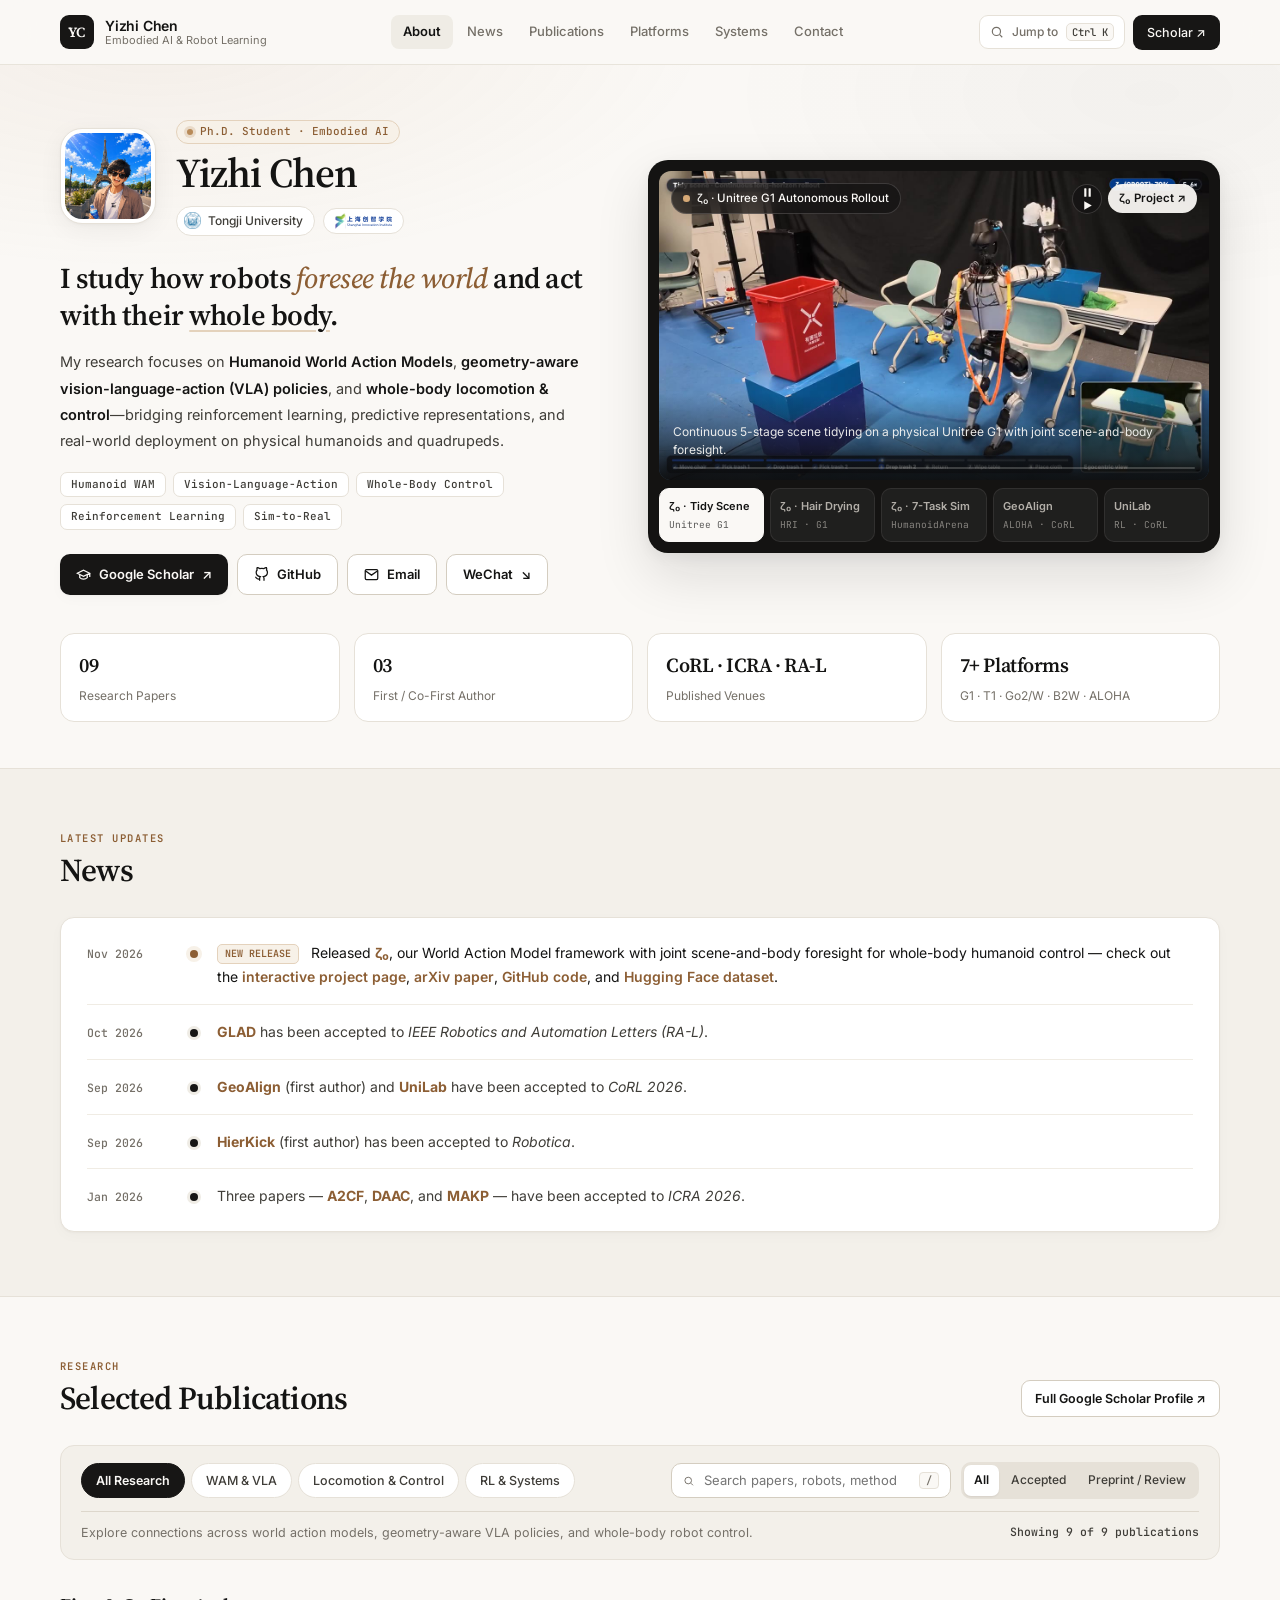
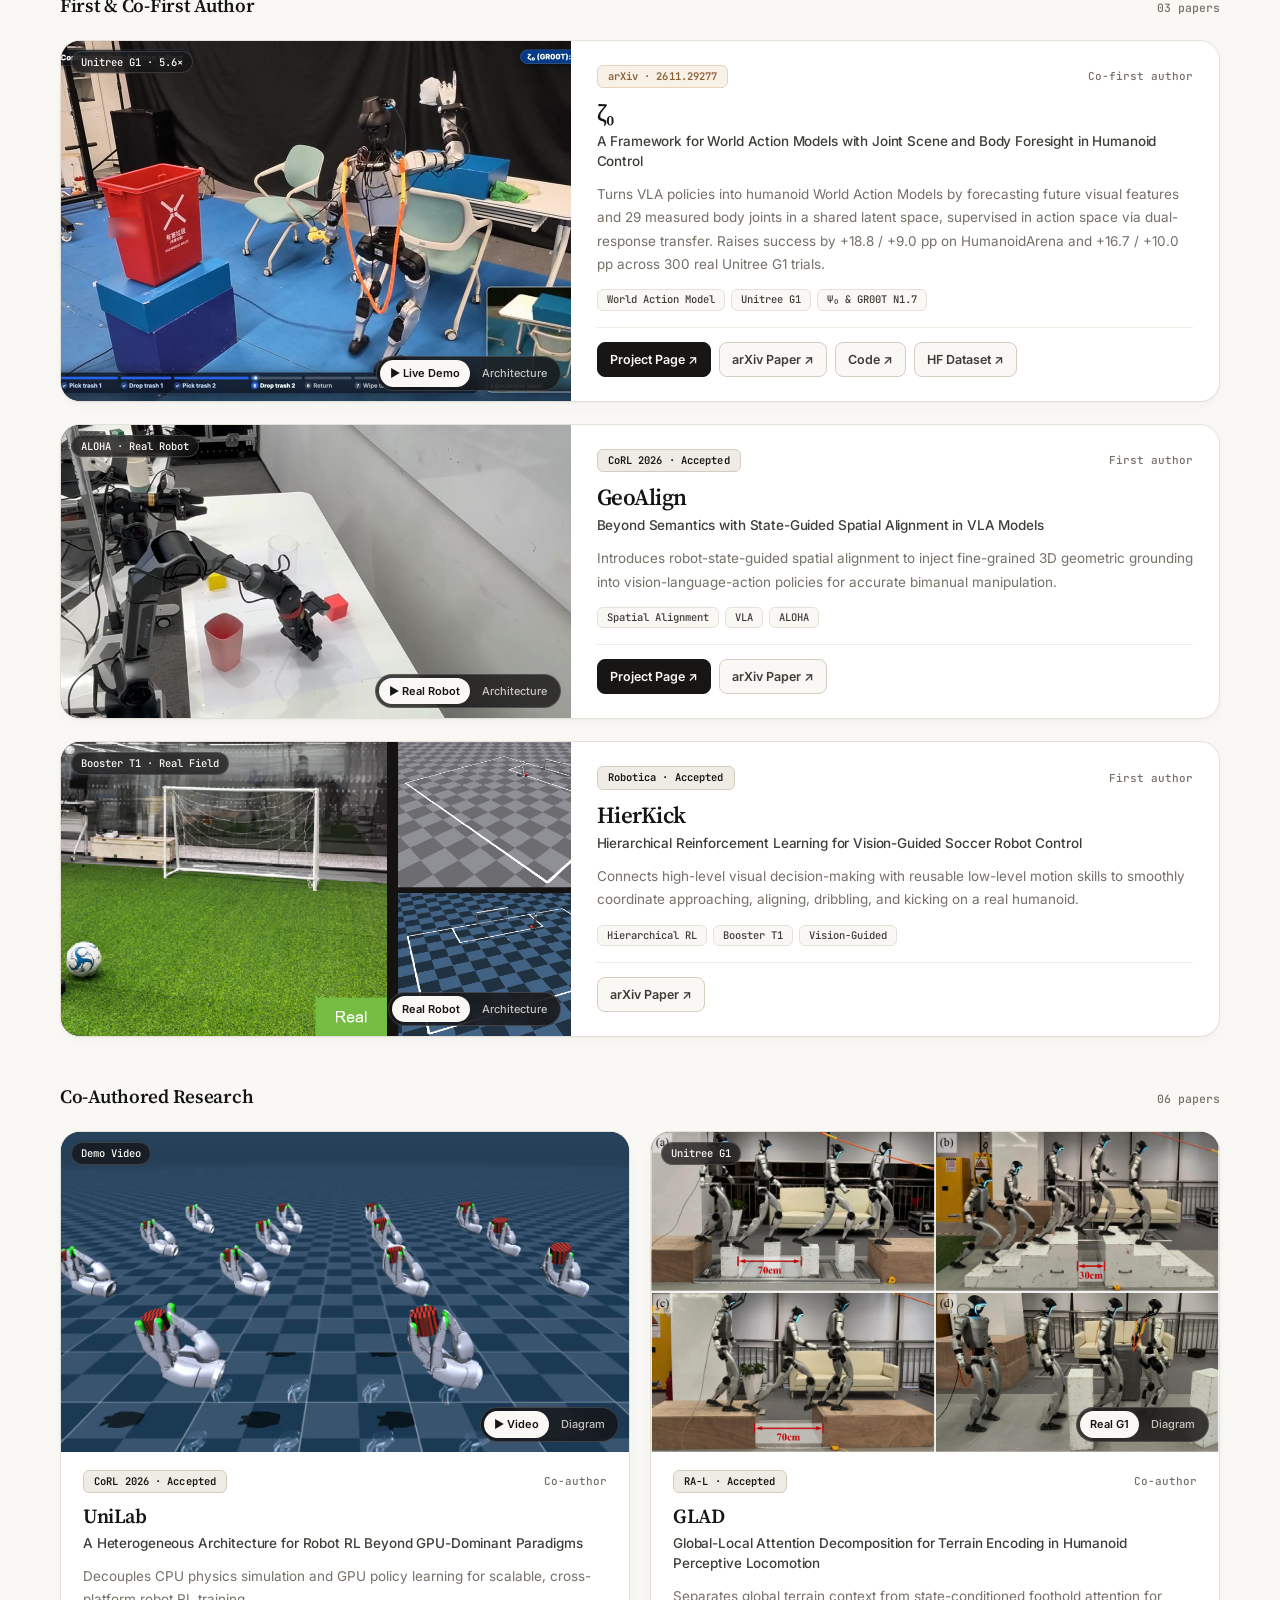
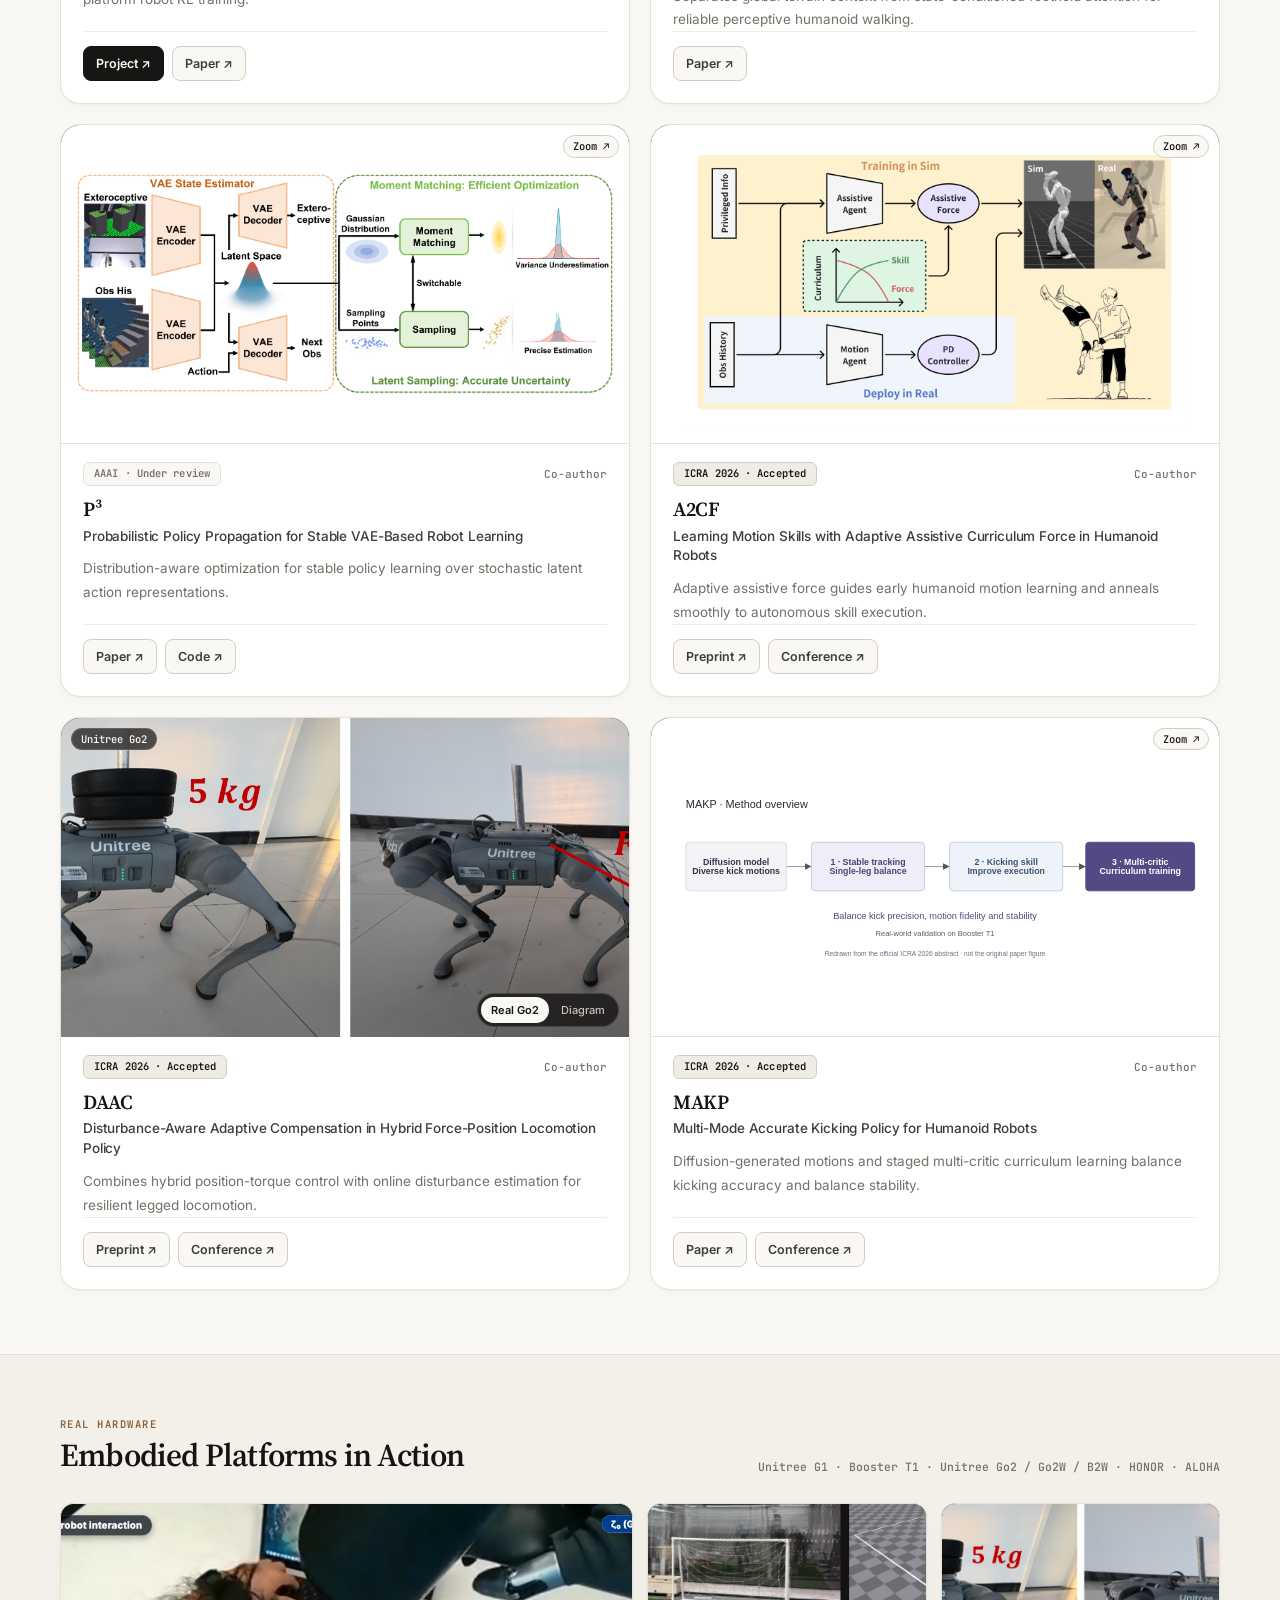
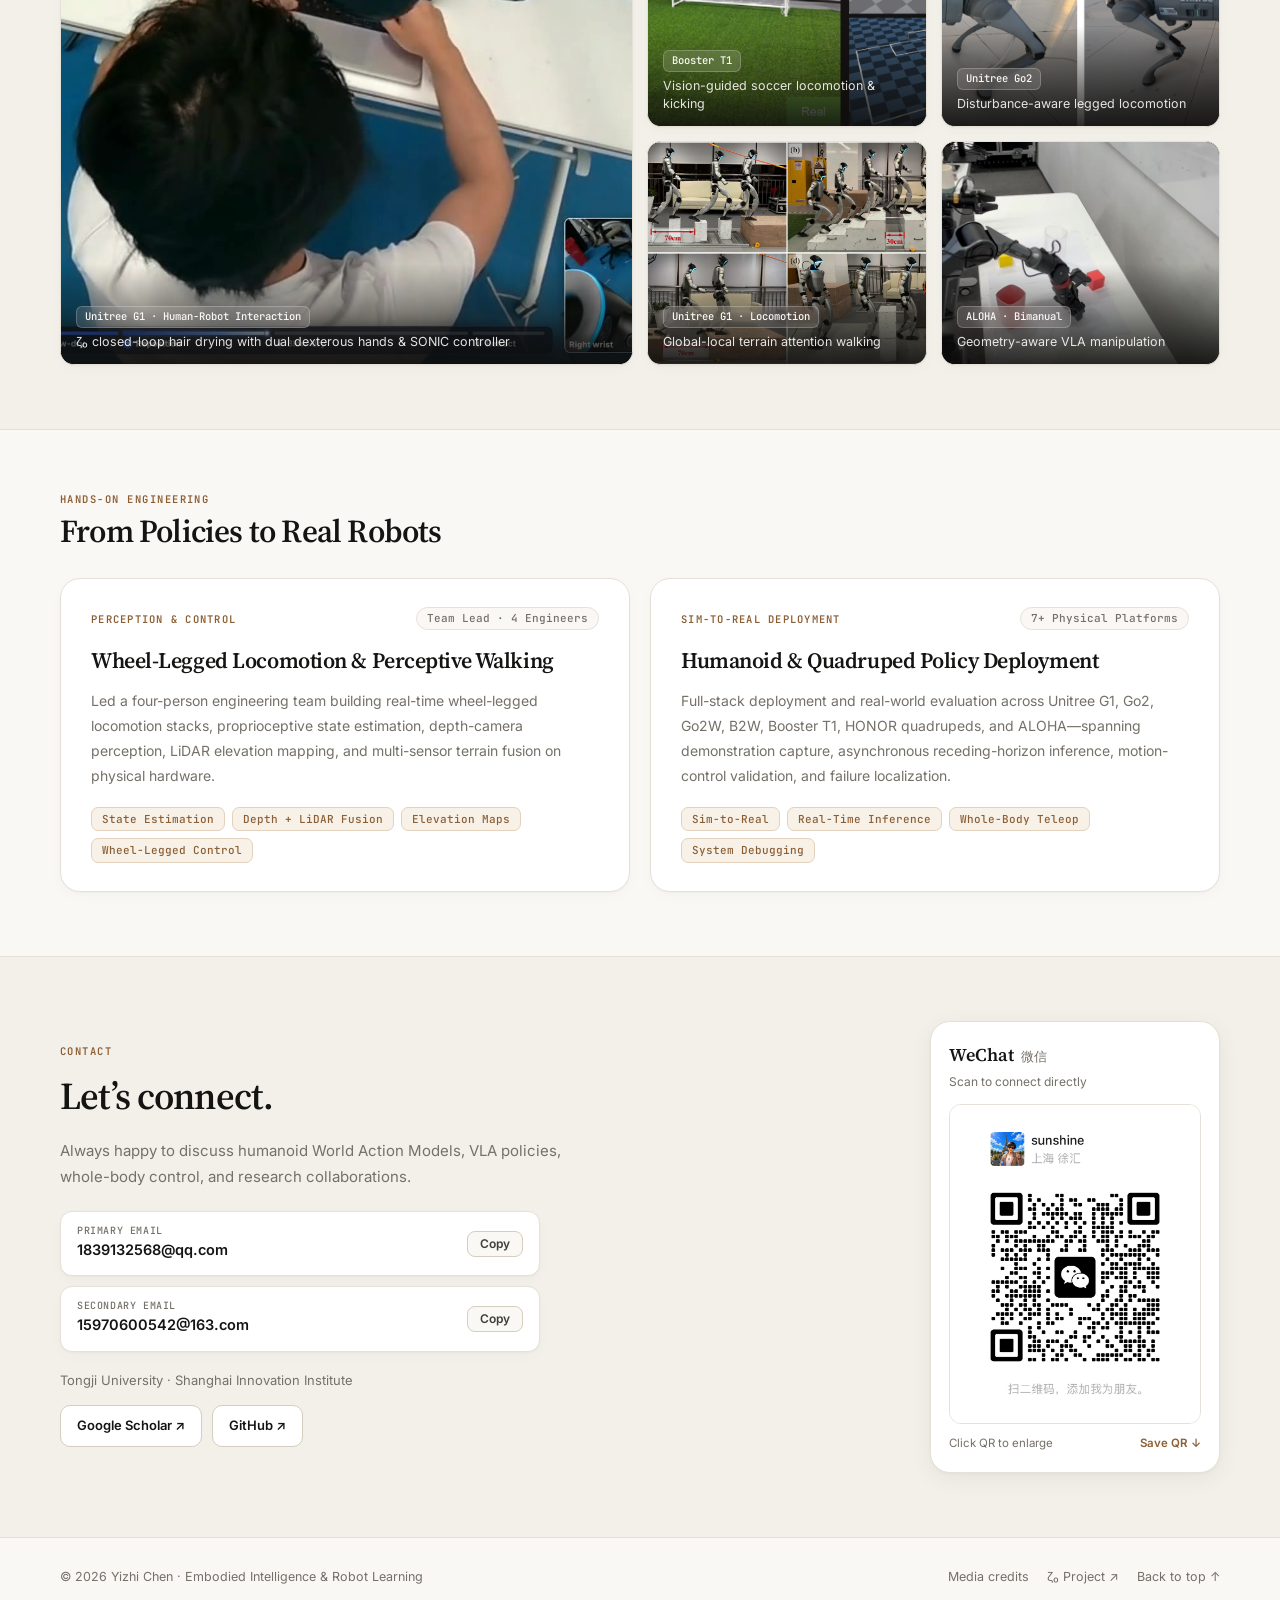
<file: index.html>
<!doctype html>
<html lang="en">
<head>
  <meta charset="utf-8" />
  <meta name="viewport" content="width=device-width, initial-scale=1" />
  <meta name="description" content="Yizhi Chen — Ph.D. student at Tongji University and Shanghai Innovation Institute. Research in World Action Models, vision-language-action policies, humanoid whole-body control, and robot learning." />
  <meta name="theme-color" content="#faf8f5" />
  <meta property="og:title" content="Yizhi Chen — Robot Learning & Embodied Intelligence" />
  <meta property="og:description" content="Ph.D. student at Tongji University & Shanghai Innovation Institute. Humanoid World Action Models, geometry-aware VLA policies, and whole-body locomotion & control." />
  <meta property="og:type" content="website" />
  <meta property="og:url" content="https://chenyizhi123.github.io/" />
  <title>Yizhi Chen — Robot Learning &amp; Embodied Intelligence</title>
  <link rel="icon" type="image/svg+xml" href="data:image/svg+xml,%3Csvg xmlns='http://www.w3.org/2000/svg' viewBox='0 0 64 64'%3E%3Crect width='64' height='64' rx='16' fill='%23171615'/%3E%3Ctext x='32' y='42' font-family='Georgia,serif' font-weight='600' font-size='26' text-anchor='middle' fill='%23faf8f5'%3EYC%3C/text%3E%3C/svg%3E" />
  <link rel="preconnect" href="https://fonts.googleapis.com" />
  <link rel="preconnect" href="https://fonts.gstatic.com" crossorigin />
  <link href="https://fonts.googleapis.com/css2?family=Inter:wght@400;500;600;700&family=JetBrains+Mono:wght@400;500;600&family=Source+Serif+4:ital,opsz,wght@0,8..60,600;1,8..60,500&display=swap" rel="stylesheet" />
  <link rel="stylesheet" href="styles.css?v=13" />
  <script src="script.js?v=13" defer></script>
</head>
<body id="top">
  <a class="skip-link" href="#main">Skip to content</a>

  <!-- Sticky Editorial Navigation -->
  <header class="topbar">
    <div class="container topbar-inner">
      <a class="brand" href="#top" aria-label="Yizhi Chen home">
        <span class="brand-mark">YC</span>
        <span class="brand-text">
          <strong>Yizhi Chen</strong>
          <span>Embodied AI &amp; Robot Learning</span>
        </span>
      </a>

      <nav class="nav-links" aria-label="Main navigation">
        <a href="#about">About</a>
        <a href="#news">News</a>
        <a href="#research">Publications</a>
        <a href="#platforms">Platforms</a>
        <a href="#projects">Systems</a>
        <a href="#contact">Contact</a>
      </nav>

      <div class="topbar-actions">
        <button type="button" class="command-trigger" aria-label="Open quick navigation" aria-haspopup="dialog">
          <svg width="14" height="14" viewBox="0 0 24 24" fill="none" stroke="currentColor" stroke-width="2"><circle cx="11" cy="11" r="7"/><line x1="21" y1="21" x2="16.65" y2="16.65"/></svg>
          <span>Jump to</span>
          <kbd>&#8984;K</kbd>
        </button>
        <a class="topbar-pill" href="https://scholar.google.com/citations?user=q47_njAAAAAJ&amp;hl=en" target="_blank" rel="noopener noreferrer">
          Scholar <span aria-hidden="true">&#8599;</span>
        </a>
      </div>
    </div>
  </header>

  <main id="main">
    <!-- EDITORIAL HERO: PROFILE + INTERACTIVE LIVE ROBOT REEL -->
    <section class="hero-section" id="about" aria-labelledby="hero-name">
      <div class="container hero-grid">
        <!-- Left: Researcher Identity -->
        <div class="hero-profile">
          <div class="profile-top">
            <a class="avatar-frame" href="#contact" aria-label="Yizhi Chen portrait">
              <img src="avatar.jpg" width="900" height="900" alt="Yizhi Chen’s illustrated portrait" fetchpriority="high" />
            </a>
            <div class="profile-heading">
              <div class="status-chip">
                <span class="live-dot"></span>
                <span>Ph.D. Student · Embodied AI</span>
              </div>
              <h1 id="hero-name">Yizhi Chen</h1>
              <div class="inst-row" aria-label="Affiliations">
                <span class="inst-pill" title="Tongji University">
                  <img src="assets/logos/tongji.png" alt="Tongji University" class="inst-emblem" />
                  <span>Tongji University</span>
                </span>
                <span class="inst-pill inst-pill-wordmark" title="Shanghai Innovation Institute">
                  <img src="assets/logos/sii.svg" alt="Shanghai Innovation Institute" class="inst-sii" />
                </span>
              </div>
            </div>
          </div>

          <p class="hero-statement">
            I study how robots <em>foresee the world</em> and act with their <strong>whole body</strong>.
          </p>

          <p class="hero-bio">
            My research focuses on <strong>Humanoid World Action Models</strong>, <strong>geometry-aware vision-language-action (VLA) policies</strong>, and <strong>whole-body locomotion &amp; control</strong>—bridging reinforcement learning, predictive representations, and real-world deployment on physical humanoids and quadrupeds.
          </p>

          <div class="focus-tags" aria-label="Research directions">
            <span>Humanoid WAM</span>
            <span>Vision-Language-Action</span>
            <span>Whole-Body Control</span>
            <span>Reinforcement Learning</span>
            <span>Sim-to-Real</span>
          </div>

          <div class="hero-cta">
            <a class="btn btn-primary" href="https://scholar.google.com/citations?user=q47_njAAAAAJ&amp;hl=en" target="_blank" rel="noopener noreferrer">
              <svg width="15" height="15" viewBox="0 0 24 24" fill="none" stroke="currentColor" stroke-width="2"><path d="M22 10v6M2 10l10-5 10 5-10 5z"/><path d="M6 12v5c3 3 9 3 12 0v-5"/></svg>
              <span>Google Scholar</span>
              <span aria-hidden="true">&#8599;</span>
            </a>
            <a class="btn btn-secondary" href="https://github.com/chenyizhi123" target="_blank" rel="noopener noreferrer">
              <svg width="15" height="15" viewBox="0 0 24 24" fill="none" stroke="currentColor" stroke-width="2"><path d="M9 19c-5 1.5-5-2.5-7-3m14 6v-3.87a3.37 3.37 0 0 0-.94-2.61c3.14-.35 6.44-1.54 6.44-7A5.44 5.44 0 0 0 20 4.77 5.07 5.07 0 0 0 19.91 1S18.73.65 16 2.48a13.38 13.38 0 0 0-7 0C6.27.65 5.09 1 5.09 1A5.07 5.07 0 0 0 5 4.77a5.44 5.44 0 0 0-1.5 3.78c0 5.42 3.3 6.61 6.44 7A3.37 3.37 0 0 0 9 18.13V22"/></svg>
              <span>GitHub</span>
            </a>
            <button type="button" class="btn btn-secondary" data-copy-email="1839132568@qq.com">
              <svg width="15" height="15" viewBox="0 0 24 24" fill="none" stroke="currentColor" stroke-width="2"><path d="M4 4h16c1.1 0 2 .9 2 2v12c0 1.1-.9 2-2 2H4c-1.1 0-2-.9-2-2V6c0-1.1.9-2 2-2z"/><polyline points="22,6 12,13 2,6"/></svg>
              <span>Email</span>
            </button>
            <a class="btn btn-secondary" href="#wechat">
              <span>WeChat</span>
              <span aria-hidden="true">&#8600;</span>
            </a>
          </div>
        </div>

        <!-- Right: Interactive Live Robot Reel -->
        <div class="hero-reel" aria-label="Live robotics video showcase">
          <div class="reel-card">
            <div class="reel-stage" id="reelStage">
              <video
                id="reelVideo"
                class="reel-video"
                src="assets/videos/zeta0_tidy_720p.mp4"
                poster="assets/videos/zeta0_tidy_poster.jpg"
                autoplay
                muted
                playsinline
                preload="auto"
              ></video>

              <div class="reel-overlay-top">
                <span class="reel-badge" id="reelBadge">
                  <span class="reel-dot"></span>
                  <span id="reelBadgeText">ζ₀ · Unitree G1 Autonomous Rollout</span>
                </span>
                <div class="reel-controls">
                  <button type="button" class="reel-icon-btn" id="reelPlayPause" aria-label="Pause or play showcase video" title="Play / Pause">
                    <svg class="ic-pause" width="13" height="13" viewBox="0 0 24 24" fill="currentColor"><rect x="6" y="4" width="4" height="16" rx="1"/><rect x="14" y="4" width="4" height="16" rx="1"/></svg>
                    <svg class="ic-play" width="13" height="13" viewBox="0 0 24 24" fill="currentColor" hidden><polygon points="6 4 20 12 6 20 6 4"/></svg>
                  </button>
                  <a class="reel-link-btn" id="reelProjectLink" href="https://chenyizhi123.github.io/zeta0-project/" target="_blank" rel="noopener noreferrer">
                    ζ₀ Project &#8599;
                  </a>
                </div>
              </div>

              <div class="reel-overlay-bottom">
                <p class="reel-caption" id="reelCaption">
                  Continuous 5-stage scene tidying on a physical Unitree G1 with joint scene-and-body foresight.
                </p>
                <div class="reel-progress-track">
                  <div class="reel-progress-fill" id="reelProgressFill"></div>
                </div>
              </div>
            </div>

            <!-- Interactive Clip Switcher -->
            <div class="reel-switcher" role="tablist" aria-label="Select robotics highlight clip">
              <button type="button" class="reel-tab active" role="tab" aria-selected="true" data-reel-idx="0">
                <span class="rt-title">ζ₀ · Tidy Scene</span>
                <span class="rt-sub">Unitree G1</span>
              </button>
              <button type="button" class="reel-tab" role="tab" aria-selected="false" data-reel-idx="1">
                <span class="rt-title">ζ₀ · Hair Drying</span>
                <span class="rt-sub">HRI · G1</span>
              </button>
              <button type="button" class="reel-tab" role="tab" aria-selected="false" data-reel-idx="2">
                <span class="rt-title">ζ₀ · 7-Task Sim</span>
                <span class="rt-sub">HumanoidArena</span>
              </button>
              <button type="button" class="reel-tab" role="tab" aria-selected="false" data-reel-idx="3">
                <span class="rt-title">GeoAlign</span>
                <span class="rt-sub">ALOHA · CoRL</span>
              </button>
              <button type="button" class="reel-tab" role="tab" aria-selected="false" data-reel-idx="4">
                <span class="rt-title">UniLab</span>
                <span class="rt-sub">RL · CoRL</span>
              </button>
            </div>
          </div>
        </div>
      </div>

      <!-- Compact Highlight Strip -->
      <div class="container">
        <div class="metrics-strip">
          <div class="metric-item">
            <span class="metric-val">09</span>
            <span class="metric-lbl">Research Papers</span>
          </div>
          <div class="metric-item">
            <span class="metric-val">03</span>
            <span class="metric-lbl">First / Co-First Author</span>
          </div>
          <div class="metric-item">
            <span class="metric-val">CoRL · ICRA · RA-L</span>
            <span class="metric-lbl">Published Venues</span>
          </div>
          <div class="metric-item">
            <span class="metric-val">7+ Platforms</span>
            <span class="metric-lbl">G1 · T1 · Go2/W · B2W · ALOHA</span>
          </div>
        </div>
      </div>
    </section>

    <!-- LATEST UPDATES / NEWS TIMELINE -->
    <section class="section band-tint" id="news" aria-labelledby="news-title">
      <div class="container">
        <div class="section-head">
          <div>
            <p class="eyebrow">LATEST UPDATES</p>
            <h2 id="news-title">News</h2>
          </div>
        </div>

        <ol class="timeline">
          <li class="timeline-item is-new">
            <div class="tl-date"><time datetime="2026-11-23">Nov 2026</time></div>
            <div class="tl-dot dot-teal"></div>
            <div class="tl-body">
              <span class="tl-tag tag-teal">New Release</span>
              Released <a href="#zeta0"><strong>ζ₀</strong></a>, our World Action Model framework with joint scene-and-body foresight for whole-body humanoid control — check out the <a href="https://chenyizhi123.github.io/zeta0-project/" target="_blank" rel="noopener noreferrer">interactive project page</a>, <a href="https://arxiv.org/abs/2611.29277" target="_blank" rel="noopener noreferrer">arXiv paper</a>, <a href="https://github.com/chenyizhi123/Zeta0" target="_blank" rel="noopener noreferrer">GitHub code</a>, and <a href="https://huggingface.co/datasets/SII-yizhi/zeta0-real-dataset" target="_blank" rel="noopener noreferrer">Hugging Face dataset</a>.
            </div>
          </li>
          <li class="timeline-item">
            <div class="tl-date"><time datetime="2026-10-05">Oct 2026</time></div>
            <div class="tl-dot"></div>
            <div class="tl-body">
              <a href="#glad"><strong>GLAD</strong></a> has been accepted to <em>IEEE Robotics and Automation Letters (RA-L)</em>.
            </div>
          </li>
          <li class="timeline-item">
            <div class="tl-date"><time datetime="2026-09-05">Sep 2026</time></div>
            <div class="tl-dot"></div>
            <div class="tl-body">
              <a href="#geoalign"><strong>GeoAlign</strong></a> (first author) and <a href="#unilab"><strong>UniLab</strong></a> have been accepted to <em>CoRL 2026</em>.
            </div>
          </li>
          <li class="timeline-item">
            <div class="tl-date"><time datetime="2026-09-03">Sep 2026</time></div>
            <div class="tl-dot"></div>
            <div class="tl-body">
              <a href="#hierkick"><strong>HierKick</strong></a> (first author) has been accepted to <em>Robotica</em>.
            </div>
          </li>
          <li class="timeline-item">
            <div class="tl-date"><time datetime="2026-01-31">Jan 2026</time></div>
            <div class="tl-dot"></div>
            <div class="tl-body">
              Three papers — <a href="#a2cf"><strong>A2CF</strong></a>, <a href="#daac"><strong>DAAC</strong></a>, and <a href="#makp"><strong>MAKP</strong></a> — have been accepted to <em>ICRA 2026</em>.
            </div>
          </li>
        </ol>
      </div>
    </section>

    <!-- SELECTED PUBLICATIONS WITH LIVE VIDEO / DIAGRAM TOGGLES -->
    <section class="section" id="research" aria-labelledby="research-title">
      <div class="container">
        <div class="section-head">
          <div>
            <p class="eyebrow">RESEARCH</p>
            <h2 id="research-title">Selected Publications</h2>
          </div>
          <a class="section-ext" href="https://scholar.google.com/citations?user=q47_njAAAAAJ&amp;hl=en" target="_blank" rel="noopener noreferrer">
            Full Google Scholar Profile &#8599;
          </a>
        </div>

        <!-- Interactive Research Explorer -->
        <div class="explorer-bar" id="publicationExplorer">
          <div class="explorer-top">
            <div class="topic-pills" role="group" aria-label="Filter papers by topic">
              <button type="button" class="pill-btn active" data-topic-filter="all" aria-pressed="true">All Research</button>
              <button type="button" class="pill-btn" data-topic-filter="vla" aria-pressed="false">WAM &amp; VLA</button>
              <button type="button" class="pill-btn" data-topic-filter="locomotion" aria-pressed="false">Locomotion &amp; Control</button>
              <button type="button" class="pill-btn" data-topic-filter="rl" aria-pressed="false">RL &amp; Systems</button>
            </div>

            <div class="explorer-right">
              <label class="search-box">
                <span class="sr-only">Search publications</span>
                <svg width="14" height="14" viewBox="0 0 24 24" fill="none" stroke="currentColor" stroke-width="2"><circle cx="11" cy="11" r="7"/><line x1="21" y1="21" x2="16.65" y2="16.65"/></svg>
                <input type="search" id="paper-search" placeholder="Search papers, robots, methods…" autocomplete="off" />
                <kbd>/</kbd>
              </label>

              <div class="status-group" role="group" aria-label="Filter by status">
                <button type="button" class="status-btn active" data-status-filter="all" aria-pressed="true">All</button>
                <button type="button" class="status-btn" data-status-filter="accepted" aria-pressed="false">Accepted</button>
                <button type="button" class="status-btn" data-status-filter="review" aria-pressed="false">Preprint / Review</button>
              </div>
            </div>
          </div>
          <div class="explorer-meta">
            <p class="explorer-desc" id="explorerDesc">Explore connections across world action models, geometry-aware VLA policies, and whole-body robot control.</p>
            <div class="explorer-count-wrap">
              <span class="filter-summary" id="filterSummary" role="status" aria-live="polite">Showing 9 of 9 publications</span>
              <button type="button" class="reset-btn" id="resetResearch" hidden>Reset &#8634;</button>
            </div>
          </div>
        </div>

        <div class="empty-state" id="researchEmpty" hidden>
          <p>No publications match the current filters.</p>
          <button type="button" class="btn btn-secondary" id="clearResearch">Show all publications</button>
        </div>

        <!-- GROUP 1: FIRST-AUTHOR & CO-FIRST FLAGSHIP WORK -->
        <div class="group-bar">
          <h3>First &amp; Co-First Author</h3>
          <span class="group-count">03 papers</span>
        </div>

        <div class="flagship-list">
          <!-- ζ₀ -->
          <article class="pub-card pub-flagship" id="zeta0" data-topics="vla locomotion" data-status="review" data-keywords="Unitree G1 humanoid world action model WAM foresight GR00T Psi0 whole-body control dual-response">
            <div class="pub-media" data-media-switcher>
              <div class="media-pane active" data-pane="video">
                <video class="auto-vis-video" src="assets/videos/zeta0_tidy_720p.mp4" poster="assets/videos/zeta0_tidy_poster.jpg" muted loop playsinline preload="metadata"></video>
                <span class="media-corner-tag">Unitree G1 · 5.6&times;</span>
              </div>
              <a class="media-pane media-diagram" data-pane="diagram" href="assets/architecture/zeta0.png" data-figure data-caption="ζ₀ — joint scene-and-body foresight &amp; dual-response transfer" aria-label="Enlarge ζ₀ architecture diagram">
                <img src="assets/architecture/zeta0.png" width="1815" height="728" alt="ζ₀ architecture diagram" loading="lazy" />
                <span class="zoom-chip" aria-hidden="true">Zoom &#8599;</span>
              </a>
              <div class="media-toggle" role="tablist" aria-label="Switch media view">
                <button type="button" class="mt-btn active" data-switch="video">&#9654; Live Demo</button>
                <button type="button" class="mt-btn" data-switch="diagram">Architecture</button>
              </div>
            </div>

            <div class="pub-body">
              <div class="pub-meta">
                <span class="venue-pill venue-teal">arXiv · 2611.29277</span>
                <span class="role-pill">Co-first author</span>
              </div>
              <h4 class="pub-title">
                <a href="https://chenyizhi123.github.io/zeta0-project/" target="_blank" rel="noopener noreferrer">
                  ζ₀<span class="pub-subtitle">A Framework for World Action Models with Joint Scene and Body Foresight in Humanoid Control</span>
                </a>
              </h4>
              <p class="pub-desc">
                Turns VLA policies into humanoid World Action Models by forecasting future visual features and 29 measured body joints in a shared latent space, supervised in action space via dual-response transfer. Raises success by +18.8 / +9.0 pp on HumanoidArena and +16.7 / +10.0 pp across 300 real Unitree G1 trials.
              </p>
              <div class="pub-tags">
                <span>World Action Model</span>
                <span>Unitree G1</span>
                <span>Ψ₀ &amp; GR00T N1.7</span>
              </div>
              <div class="pub-links">
                <a class="plink plink-accent" href="https://chenyizhi123.github.io/zeta0-project/" target="_blank" rel="noopener noreferrer">Project Page &#8599;</a>
                <a class="plink" href="https://arxiv.org/abs/2611.29277" target="_blank" rel="noopener noreferrer">arXiv Paper &#8599;</a>
                <a class="plink" href="https://github.com/chenyizhi123/Zeta0" target="_blank" rel="noopener noreferrer">Code &#8599;</a>
                <a class="plink" href="https://huggingface.co/datasets/SII-yizhi/zeta0-real-dataset" target="_blank" rel="noopener noreferrer">HF Dataset &#8599;</a>
              </div>
            </div>
          </article>

          <!-- GeoAlign -->
          <article class="pub-card pub-flagship" id="geoalign" data-topics="vla" data-status="accepted" data-keywords="ALOHA manipulation robot state spatial geometry VLA CoRL">
            <div class="pub-media" data-media-switcher>
              <div class="media-pane active" data-pane="video">
                <video class="auto-vis-video" src="assets/geoalign-real-robot.mp4" poster="assets/geoalign-real-robot.jpg" muted loop playsinline preload="metadata"></video>
                <span class="media-corner-tag">ALOHA · Real Robot</span>
              </div>
              <a class="media-pane media-diagram" data-pane="diagram" href="assets/architecture/geoalign.png" data-figure data-caption="GeoAlign — method overview" aria-label="Enlarge GeoAlign architecture diagram">
                <img src="assets/architecture/geoalign.png" alt="GeoAlign architecture diagram" loading="lazy" />
                <span class="zoom-chip" aria-hidden="true">Zoom &#8599;</span>
              </a>
              <div class="media-toggle" role="tablist" aria-label="Switch media view">
                <button type="button" class="mt-btn active" data-switch="video">&#9654; Real Robot</button>
                <button type="button" class="mt-btn" data-switch="diagram">Architecture</button>
              </div>
            </div>

            <div class="pub-body">
              <div class="pub-meta">
                <span class="venue-pill venue-navy">CoRL 2026 · Accepted</span>
                <span class="role-pill">First author</span>
              </div>
              <h4 class="pub-title">
                <a href="https://arxiv.org/abs/2606.03240" target="_blank" rel="noopener noreferrer">
                  GeoAlign<span class="pub-subtitle">Beyond Semantics with State-Guided Spatial Alignment in VLA Models</span>
                </a>
              </h4>
              <p class="pub-desc">
                Introduces robot-state-guided spatial alignment to inject fine-grained 3D geometric grounding into vision-language-action policies for accurate bimanual manipulation.
              </p>
              <div class="pub-tags">
                <span>Spatial Alignment</span>
                <span>VLA</span>
                <span>ALOHA</span>
              </div>
              <div class="pub-links">
                <a class="plink plink-accent" href="https://chenyizhi123.github.io/geoalign-project/" target="_blank" rel="noopener noreferrer">Project Page &#8599;</a>
                <a class="plink" href="https://arxiv.org/abs/2606.03240" target="_blank" rel="noopener noreferrer">arXiv Paper &#8599;</a>
              </div>
            </div>
          </article>

          <!-- HierKick -->
          <article class="pub-card pub-flagship" id="hierkick" data-topics="locomotion rl" data-status="accepted" data-keywords="Booster T1 soccer hierarchical reinforcement learning Robotica">
            <div class="pub-media" data-media-switcher>
              <a class="media-pane active media-photo" data-pane="photo" href="assets/robots/booster-t1-environment.png" data-figure data-caption="HierKick — Booster T1 real-world soccer test field" aria-label="Enlarge Booster T1 field photo">
                <img src="assets/robots/booster-t1-environment.png" alt="Booster T1 humanoid robot on real soccer test field" loading="lazy" />
                <span class="media-corner-tag">Booster T1 · Real Field</span>
              </a>
              <a class="media-pane media-diagram" data-pane="diagram" href="assets/architecture/hierkick.png" data-figure data-caption="HierKick — method overview" aria-label="Enlarge HierKick architecture diagram">
                <img src="assets/architecture/hierkick.png" alt="HierKick architecture diagram" loading="lazy" />
                <span class="zoom-chip" aria-hidden="true">Zoom &#8599;</span>
              </a>
              <div class="media-toggle" role="tablist" aria-label="Switch media view">
                <button type="button" class="mt-btn active" data-switch="photo">Real Robot</button>
                <button type="button" class="mt-btn" data-switch="diagram">Architecture</button>
              </div>
            </div>

            <div class="pub-body">
              <div class="pub-meta">
                <span class="venue-pill venue-navy">Robotica · Accepted</span>
                <span class="role-pill">First author</span>
              </div>
              <h4 class="pub-title">
                <a href="https://arxiv.org/abs/2603.00948" target="_blank" rel="noopener noreferrer">
                  HierKick<span class="pub-subtitle">Hierarchical Reinforcement Learning for Vision-Guided Soccer Robot Control</span>
                </a>
              </h4>
              <p class="pub-desc">
                Connects high-level visual decision-making with reusable low-level motion skills to smoothly coordinate approaching, aligning, dribbling, and kicking on a real humanoid.
              </p>
              <div class="pub-tags">
                <span>Hierarchical RL</span>
                <span>Booster T1</span>
                <span>Vision-Guided</span>
              </div>
              <div class="pub-links">
                <a class="plink" href="https://arxiv.org/abs/2603.00948" target="_blank" rel="noopener noreferrer">arXiv Paper &#8599;</a>
              </div>
            </div>
          </article>
        </div>

        <!-- GROUP 2: CO-AUTHORED RESEARCH -->
        <div class="group-bar coauthor-bar">
          <h3>Co-Authored Research</h3>
          <span class="group-count">06 papers</span>
        </div>

        <div class="coauthor-grid">
          <!-- UniLab -->
          <article class="pub-card pub-compact" id="unilab" data-topics="rl" data-status="accepted" data-keywords="CPU GPU simulation training infrastructure CoRL">
            <div class="pub-media pub-media-sm" data-media-switcher>
              <div class="media-pane active" data-pane="video">
                <video class="auto-vis-video" src="assets/unilab-sharpa.mp4" poster="assets/unilab-sharpa.jpg" muted loop playsinline preload="metadata"></video>
                <span class="media-corner-tag">Demo Video</span>
              </div>
              <a class="media-pane media-diagram" data-pane="diagram" href="assets/architecture/unilab.png" data-figure data-caption="UniLab — method overview" aria-label="Enlarge UniLab diagram">
                <img src="assets/architecture/unilab.png" alt="UniLab architecture diagram" loading="lazy" />
                <span class="zoom-chip" aria-hidden="true">Zoom &#8599;</span>
              </a>
              <div class="media-toggle" role="tablist">
                <button type="button" class="mt-btn active" data-switch="video">&#9654; Video</button>
                <button type="button" class="mt-btn" data-switch="diagram">Diagram</button>
              </div>
            </div>
            <div class="pub-body">
              <div class="pub-meta">
                <span class="venue-pill venue-navy">CoRL 2026 · Accepted</span>
                <span class="role-pill">Co-author</span>
              </div>
              <h4 class="pub-title">
                <a href="https://arxiv.org/abs/2605.30313" target="_blank" rel="noopener noreferrer">
                  UniLab<span class="pub-subtitle">A Heterogeneous Architecture for Robot RL Beyond GPU-Dominant Paradigms</span>
                </a>
              </h4>
              <p class="pub-desc">Decouples CPU physics simulation and GPU policy learning for scalable, cross-platform robot RL training.</p>
              <div class="pub-links">
                <a class="plink plink-accent" href="https://unilabsim.github.io/" target="_blank" rel="noopener noreferrer">Project &#8599;</a>
                <a class="plink" href="https://arxiv.org/abs/2605.30313" target="_blank" rel="noopener noreferrer">Paper &#8599;</a>
              </div>
            </div>
          </article>

          <!-- GLAD -->
          <article class="pub-card pub-compact" id="glad" data-topics="vla locomotion rl" data-status="accepted" data-keywords="Unitree G1 terrain perception attention RA-L">
            <div class="pub-media pub-media-sm" data-media-switcher>
              <a class="media-pane active media-photo" data-pane="photo" href="assets/glad.png" data-figure data-caption="GLAD — Unitree G1 perceptive locomotion" aria-label="Enlarge GLAD real robot photo">
                <img src="assets/glad.png" alt="Unitree G1 crossing terrain in GLAD" loading="lazy" />
                <span class="media-corner-tag">Unitree G1</span>
              </a>
              <a class="media-pane media-diagram" data-pane="diagram" href="assets/architecture/glad.png" data-figure data-caption="GLAD — method overview" aria-label="Enlarge GLAD architecture diagram">
                <img src="assets/architecture/glad.png" alt="GLAD architecture diagram" loading="lazy" />
                <span class="zoom-chip" aria-hidden="true">Zoom &#8599;</span>
              </a>
              <div class="media-toggle" role="tablist">
                <button type="button" class="mt-btn active" data-switch="photo">Real G1</button>
                <button type="button" class="mt-btn" data-switch="diagram">Diagram</button>
              </div>
            </div>
            <div class="pub-body">
              <div class="pub-meta">
                <span class="venue-pill venue-navy">RA-L · Accepted</span>
                <span class="role-pill">Co-author</span>
              </div>
              <h4 class="pub-title">
                <a href="https://arxiv.org/abs/2606.00637" target="_blank" rel="noopener noreferrer">
                  GLAD<span class="pub-subtitle">Global-Local Attention Decomposition for Terrain Encoding in Humanoid Perceptive Locomotion</span>
                </a>
              </h4>
              <p class="pub-desc">Separates global terrain context from state-conditioned foothold attention for reliable perceptive humanoid walking.</p>
              <div class="pub-links">
                <a class="plink" href="https://arxiv.org/abs/2606.00637" target="_blank" rel="noopener noreferrer">Paper &#8599;</a>
              </div>
            </div>
          </article>

          <!-- P³ -->
          <article class="pub-card pub-compact" id="p3" data-topics="rl" data-status="review" data-keywords="VAE latent stochastic reinforcement learning AAAI">
            <div class="pub-media pub-media-sm">
              <a class="media-pane active media-diagram" href="assets/architecture/p3.png" data-figure data-caption="P³ — method overview" aria-label="Enlarge P³ architecture diagram">
                <img src="assets/architecture/p3.png" alt="P³ architecture diagram" loading="lazy" />
                <span class="zoom-chip" aria-hidden="true">Zoom &#8599;</span>
              </a>
            </div>
            <div class="pub-body">
              <div class="pub-meta">
                <span class="venue-pill venue-slate">AAAI · Under review</span>
                <span class="role-pill">Co-author</span>
              </div>
              <h4 class="pub-title">
                <a href="https://arxiv.org/abs/2607.25541" target="_blank" rel="noopener noreferrer">
                  P³<span class="pub-subtitle">Probabilistic Policy Propagation for Stable VAE-Based Robot Learning</span>
                </a>
              </h4>
              <p class="pub-desc">Distribution-aware optimization for stable policy learning over stochastic latent action representations.</p>
              <div class="pub-links">
                <a class="plink" href="https://arxiv.org/abs/2607.25541" target="_blank" rel="noopener noreferrer">Paper &#8599;</a>
                <a class="plink" href="https://github.com/ylyem9x/P3_Open" target="_blank" rel="noopener noreferrer">Code &#8599;</a>
              </div>
            </div>
          </article>

          <!-- A2CF -->
          <article class="pub-card pub-compact" id="a2cf" data-topics="locomotion rl" data-status="accepted" data-keywords="humanoid motion skills curriculum assistance ICRA">
            <div class="pub-media pub-media-sm">
              <a class="media-pane active media-diagram" href="assets/architecture/a2cf.png" data-figure data-caption="A2CF — method overview" aria-label="Enlarge A2CF architecture diagram">
                <img src="assets/architecture/a2cf.png" alt="A2CF architecture diagram" loading="lazy" />
                <span class="zoom-chip" aria-hidden="true">Zoom &#8599;</span>
              </a>
            </div>
            <div class="pub-body">
              <div class="pub-meta">
                <span class="venue-pill venue-navy">ICRA 2026 · Accepted</span>
                <span class="role-pill">Co-author</span>
              </div>
              <h4 class="pub-title">
                <a href="https://arxiv.org/abs/2506.23125" target="_blank" rel="noopener noreferrer">
                  A2CF<span class="pub-subtitle">Learning Motion Skills with Adaptive Assistive Curriculum Force in Humanoid Robots</span>
                </a>
              </h4>
              <p class="pub-desc">Adaptive assistive force guides early humanoid motion learning and anneals smoothly to autonomous skill execution.</p>
              <div class="pub-links">
                <a class="plink" href="https://arxiv.org/abs/2506.23125" target="_blank" rel="noopener noreferrer">Preprint &#8599;</a>
                <a class="plink" href="https://ras.papercept.net/conferences/conferences/ICRA26/program/ICRA26_ContentListWeb_5.html#thi2i_317" target="_blank" rel="noopener noreferrer">Conference &#8599;</a>
              </div>
            </div>
          </article>

          <!-- DAAC -->
          <article class="pub-card pub-compact" id="daac" data-topics="locomotion rl" data-status="accepted" data-keywords="Unitree Go2 quadruped disturbance compensation ICRA">
            <div class="pub-media pub-media-sm" data-media-switcher>
              <a class="media-pane active media-photo" data-pane="photo" href="assets/robots/go2-real-world.png" data-figure data-caption="DAAC — Unitree Go2 real-world disturbance compensation" aria-label="Enlarge Unitree Go2 real-world photo">
                <img src="assets/robots/go2-real-world.png" alt="Unitree Go2 in real-world DAAC experiment" loading="lazy" />
                <span class="media-corner-tag">Unitree Go2</span>
              </a>
              <a class="media-pane media-diagram" data-pane="diagram" href="assets/architecture/daac.png" data-figure data-caption="DAAC — method overview" aria-label="Enlarge DAAC architecture diagram">
                <img src="assets/architecture/daac.png" alt="DAAC architecture diagram" loading="lazy" />
                <span class="zoom-chip" aria-hidden="true">Zoom &#8599;</span>
              </a>
              <div class="media-toggle" role="tablist">
                <button type="button" class="mt-btn active" data-switch="photo">Real Go2</button>
                <button type="button" class="mt-btn" data-switch="diagram">Diagram</button>
              </div>
            </div>
            <div class="pub-body">
              <div class="pub-meta">
                <span class="venue-pill venue-navy">ICRA 2026 · Accepted</span>
                <span class="role-pill">Co-author</span>
              </div>
              <h4 class="pub-title">
                <a href="https://arxiv.org/abs/2506.00472" target="_blank" rel="noopener noreferrer">
                  DAAC<span class="pub-subtitle">Disturbance-Aware Adaptive Compensation in Hybrid Force-Position Locomotion Policy</span>
                </a>
              </h4>
              <p class="pub-desc">Combines hybrid position-torque control with online disturbance estimation for resilient legged locomotion.</p>
              <div class="pub-links">
                <a class="plink" href="https://arxiv.org/abs/2506.00472" target="_blank" rel="noopener noreferrer">Preprint &#8599;</a>
                <a class="plink" href="https://ras.papercept.net/conferences/conferences/ICRA26/program/ICRA26_ContentListWeb_4.html#wei2i_317" target="_blank" rel="noopener noreferrer">Conference &#8599;</a>
              </div>
            </div>
          </article>

          <!-- MAKP -->
          <article class="pub-card pub-compact" id="makp" data-topics="locomotion rl" data-status="accepted" data-keywords="Booster T1 soccer diffusion motion generation multi-critic curriculum ICRA">
            <div class="pub-media pub-media-sm">
              <a class="media-pane active media-diagram" href="assets/architecture/makp-overview.svg" data-figure data-caption="MAKP — method summary redrawn from the official ICRA abstract" aria-label="Enlarge MAKP method summary">
                <img src="assets/architecture/makp-overview.svg" width="1280" height="420" alt="MAKP method summary" loading="lazy" />
                <span class="zoom-chip" aria-hidden="true">Zoom &#8599;</span>
              </a>
            </div>
            <div class="pub-body">
              <div class="pub-meta">
                <span class="venue-pill venue-navy">ICRA 2026 · Accepted</span>
                <span class="role-pill">Co-author</span>
              </div>
              <h4 class="pub-title">
                <a href="https://doi.org/10.1109/ICRA57385.2026.11697574" target="_blank" rel="noopener noreferrer">
                  MAKP<span class="pub-subtitle">Multi-Mode Accurate Kicking Policy for Humanoid Robots</span>
                </a>
              </h4>
              <p class="pub-desc">Diffusion-generated motions and staged multi-critic curriculum learning balance kicking accuracy and balance stability.</p>
              <div class="pub-links">
                <a class="plink" href="https://doi.org/10.1109/ICRA57385.2026.11697574" target="_blank" rel="noopener noreferrer">Paper &#8599;</a>
                <a class="plink" href="https://ras.papercept.net/conferences/conferences/ICRA26/program/ICRA26_ContentListWeb_3.html#tui2i_158" target="_blank" rel="noopener noreferrer">Conference &#8599;</a>
              </div>
            </div>
          </article>
        </div>
      </div>
    </section>

    <!-- REAL-WORLD HARDWARE GALLERY -->
    <section class="section band-tint" id="platforms" aria-labelledby="platforms-title">
      <div class="container">
        <div class="section-head">
          <div>
            <p class="eyebrow">REAL HARDWARE</p>
            <h2 id="platforms-title">Embodied Platforms in Action</h2>
          </div>
          <p class="section-sub-right">Unitree G1 · Booster T1 · Unitree Go2 / Go2W / B2W · HONOR · ALOHA</p>
        </div>

        <div class="bento-hardware">
          <div class="hw-tile hw-wide">
            <video class="auto-vis-video" src="assets/videos/zeta0_hair_720p.mp4" poster="assets/videos/zeta0_hair_poster.jpg" muted loop playsinline preload="metadata"></video>
            <div class="hw-caption">
              <span class="hw-badge">Unitree G1 · Human-Robot Interaction</span>
              <p>ζ₀ closed-loop hair drying with dual dexterous hands &amp; SONIC controller</p>
            </div>
          </div>

          <a class="hw-tile" href="assets/robots/booster-t1-environment.png" data-figure data-caption="Booster T1 — Real-world vision-guided soccer control (HierKick)">
            <img src="assets/robots/booster-t1-environment.png" alt="Booster T1 humanoid robot on real soccer field" loading="lazy" />
            <div class="hw-caption">
              <span class="hw-badge">Booster T1</span>
              <p>Vision-guided soccer locomotion &amp; kicking</p>
            </div>
          </a>

          <a class="hw-tile" href="assets/robots/go2-real-world.png" data-figure data-caption="Unitree Go2 — Hybrid force-position disturbance compensation (DAAC)">
            <img src="assets/robots/go2-real-world.png" alt="Unitree Go2 quadruped robot real-world experiment" loading="lazy" />
            <div class="hw-caption">
              <span class="hw-badge">Unitree Go2</span>
              <p>Disturbance-aware legged locomotion</p>
            </div>
          </a>

          <a class="hw-tile" href="assets/glad.png" data-figure data-caption="Unitree G1 — Perceptive terrain locomotion (GLAD)">
            <img src="assets/glad.png" alt="Unitree G1 perceptive terrain crossing" loading="lazy" />
            <div class="hw-caption">
              <span class="hw-badge">Unitree G1 · Locomotion</span>
              <p>Global-local terrain attention walking</p>
            </div>
          </a>

          <a class="hw-tile" href="assets/geoalign-real-robot.jpg" data-figure data-caption="ALOHA — State-guided spatial alignment for tabletop manipulation (GeoAlign)">
            <img src="assets/geoalign-real-robot.jpg" alt="ALOHA bimanual manipulation setup" loading="lazy" />
            <div class="hw-caption">
              <span class="hw-badge">ALOHA · Bimanual</span>
              <p>Geometry-aware VLA manipulation</p>
            </div>
          </a>
        </div>
      </div>
    </section>

    <!-- HANDS-ON ENGINEERING & SYSTEMS -->
    <section class="section" id="projects" aria-labelledby="projects-title">
      <div class="container">
        <div class="section-head">
          <div>
            <p class="eyebrow">HANDS-ON ENGINEERING</p>
            <h2 id="projects-title">From Policies to Real Robots</h2>
          </div>
        </div>

        <div class="systems-grid">
          <article class="system-card">
            <div class="sys-top">
              <span class="sys-kicker">PERCEPTION &amp; CONTROL</span>
              <span class="sys-badge">Team Lead · 4 Engineers</span>
            </div>
            <h3>Wheel-Legged Locomotion &amp; Perceptive Walking</h3>
            <p>
              Led a four-person engineering team building real-time wheel-legged locomotion stacks, proprioceptive state estimation, depth-camera perception, LiDAR elevation mapping, and multi-sensor terrain fusion on physical hardware.
            </p>
            <div class="sys-tags">
              <span>State Estimation</span>
              <span>Depth + LiDAR Fusion</span>
              <span>Elevation Maps</span>
              <span>Wheel-Legged Control</span>
            </div>
          </article>

          <article class="system-card">
            <div class="sys-top">
              <span class="sys-kicker">SIM-TO-REAL DEPLOYMENT</span>
              <span class="sys-badge">7+ Physical Platforms</span>
            </div>
            <h3>Humanoid &amp; Quadruped Policy Deployment</h3>
            <p>
              Full-stack deployment and real-world evaluation across Unitree G1, Go2, Go2W, B2W, Booster T1, HONOR quadrupeds, and ALOHA—spanning demonstration capture, asynchronous receding-horizon inference, motion-control validation, and failure localization.
            </p>
            <div class="sys-tags">
              <span>Sim-to-Real</span>
              <span>Real-Time Inference</span>
              <span>Whole-Body Teleop</span>
              <span>System Debugging</span>
            </div>
          </article>
        </div>
      </div>
    </section>

    <!-- CONTACT & WECHAT -->
    <section class="section band-tint" id="contact" aria-labelledby="contact-title">
      <div class="container contact-grid">
        <div class="contact-left">
          <p class="eyebrow">CONTACT</p>
          <h2 id="contact-title">Let’s connect.</h2>
          <p class="contact-lead">
            Always happy to discuss humanoid World Action Models, VLA policies, whole-body control, and research collaborations.
          </p>

          <div class="email-cards">
            <div class="email-row">
              <div>
                <span class="email-lbl">Primary Email</span>
                <a class="email-addr" href="mailto:1839132568@qq.com">1839132568@qq.com</a>
              </div>
              <button type="button" class="copy-chip" data-copy-email="1839132568@qq.com">Copy</button>
            </div>
            <div class="email-row">
              <div>
                <span class="email-lbl">Secondary Email</span>
                <a class="email-addr" href="mailto:15970600542@163.com">15970600542@163.com</a>
              </div>
              <button type="button" class="copy-chip" data-copy-email="15970600542@163.com">Copy</button>
            </div>
          </div>

          <p class="contact-aff">Tongji University &middot; Shanghai Innovation Institute</p>
          <div class="contact-links">
            <a class="btn btn-secondary" href="https://scholar.google.com/citations?user=q47_njAAAAAJ&amp;hl=en" target="_blank" rel="noopener noreferrer">Google Scholar &#8599;</a>
            <a class="btn btn-secondary" href="https://github.com/chenyizhi123" target="_blank" rel="noopener noreferrer">GitHub &#8599;</a>
          </div>
        </div>

        <figure class="wechat-card" id="wechat">
          <div class="wechat-head">
            <h3>WeChat <span>微信</span></h3>
            <p>Scan to connect directly</p>
          </div>
          <a class="wechat-img-wrap" href="assets/wechat-contact.jpg" data-figure data-caption="WeChat · 微信" aria-label="Enlarge Yizhi Chen’s WeChat QR code">
            <img src="assets/wechat-contact.jpg" width="888" height="1131" alt="Yizhi Chen’s WeChat QR code" loading="lazy" />
          </a>
          <div class="wechat-foot">
            <span>Click QR to enlarge</span>
            <a href="assets/wechat-contact.jpg" download="Yizhi-Chen-WeChat.jpg">Save QR &#8595;</a>
          </div>
        </figure>
      </div>
    </section>
  </main>

  <!-- Minimalist Footer -->
  <footer class="site-footer">
    <div class="container footer-inner">
      <span>&copy; <span id="year">2026</span> Yizhi Chen &middot; Embodied Intelligence &amp; Robot Learning</span>
      <div class="footer-links">
        <a href="credits.html">Media credits</a>
        <a href="https://chenyizhi123.github.io/zeta0-project/" target="_blank" rel="noopener noreferrer">ζ₀ Project &#8599;</a>
        <a href="#top">Back to top &#8593;</a>
      </div>
    </div>
  </footer>

  <!-- Zoomable Figure Lightbox Modal -->
  <dialog class="figure-dialog" aria-labelledby="figure-dialog-title">
    <div class="dialog-toolbar">
      <h2 id="figure-dialog-title">Method overview</h2>
      <div class="dialog-toolbar-right">
        <a class="original-link" href="assets/architecture/zeta0.png" target="_blank" rel="noopener noreferrer">Original &#8599;</a>
        <button type="button" class="dialog-close" aria-label="Close image">&times;</button>
      </div>
    </div>
    <div class="zoom-toolbar" role="group" aria-label="Image zoom controls">
      <button type="button" class="zoom-out" aria-label="Zoom out">&minus;</button>
      <output class="zoom-value" aria-live="polite">100%</output>
      <button type="button" class="zoom-in" aria-label="Zoom in">+</button>
      <button type="button" class="zoom-fit">Fit</button>
      <span class="zoom-hint" id="zoom-help">Zoom in, then drag to inspect &middot; + / &minus; to zoom &middot; 0 to reset</span>
    </div>
    <div class="dialog-image-area" tabindex="0" role="region" aria-label="Zoomable image" aria-describedby="zoom-help">
      <div class="image-stage"><img alt="" draggable="false" /></div>
    </div>
  </dialog>

  <!-- Quick Navigation Command Palette (Cmd+K) -->
  <dialog class="command-dialog" aria-labelledby="command-title">
    <div class="command-top">
      <div>
        <p class="eyebrow">QUICK NAVIGATION</p>
        <h2 id="command-title">Jump to section or paper</h2>
      </div>
      <button type="button" class="command-close" aria-label="Close quick navigation">&times;</button>
    </div>
    <label class="command-search">
      <span class="sr-only">Search sections and publications</span>
      <svg width="16" height="16" viewBox="0 0 24 24" fill="none" stroke="currentColor" stroke-width="2"><circle cx="11" cy="11" r="7"/><line x1="21" y1="21" x2="16.65" y2="16.65"/></svg>
      <input type="search" placeholder="Type ζ₀, GeoAlign, Unitree G1, Contact…" autocomplete="off" />
    </label>
    <div class="command-results"></div>
    <p class="command-empty" role="status" hidden>No matching destination.</p>
    <div class="command-footer">
      <span>&#8593; &#8595; navigate &middot; Enter open</span>
      <span>Esc close</span>
    </div>
  </dialog>

  <!-- Subtle Toast Notification -->
  <div class="toast" id="toast" role="status" aria-live="polite"></div>
</body>
</html>
</file>
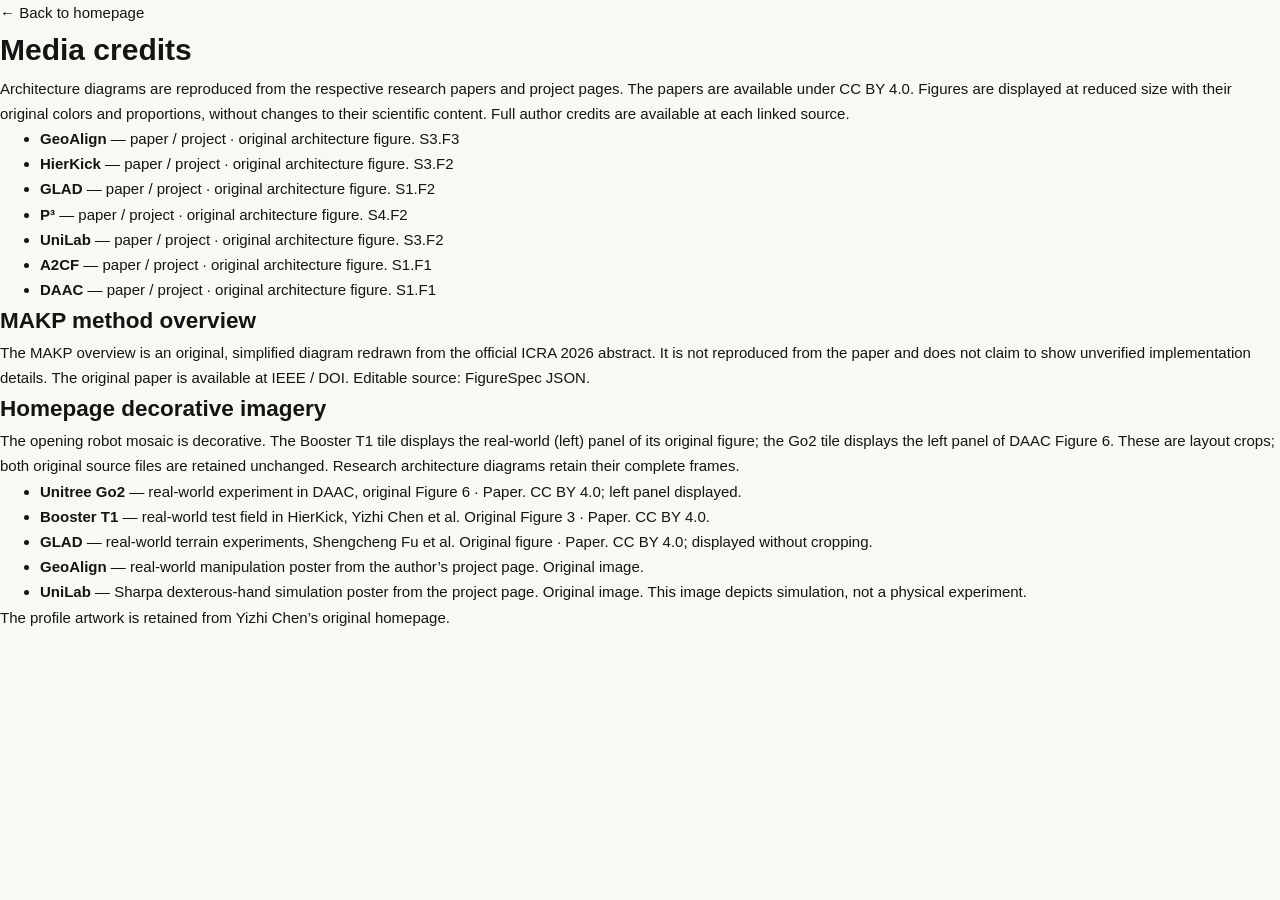
<file: credits.html>
<!doctype html><html lang="en"><head><meta charset="utf-8"><meta name="viewport" content="width=device-width, initial-scale=1"><meta name="theme-color" content="#f7f7fa"><title>Media credits — Yizhi Chen</title><link rel="stylesheet" href="styles.css?v=10"><link rel="icon" href="data:image/svg+xml,%3Csvg xmlns='http://www.w3.org/2000/svg' viewBox='0 0 64 64'%3E%3Crect width='64' height='64' rx='15' fill='%235d63a7'/%3E%3Ctext x='32' y='42' font-family='Arial' font-size='28' text-anchor='middle' fill='white'%3EYC%3C/text%3E%3C/svg%3E"></head><body><main class="wrap credits-page"><a href="index.html">← Back to homepage</a><h1>Media credits</h1><p>Architecture diagrams are reproduced from the respective research papers and project pages. The papers are available under <a href="https://creativecommons.org/licenses/by/4.0/">CC BY 4.0</a>. Figures are displayed at reduced size with their original colors and proportions, without changes to their scientific content. Full author credits are available at each linked source.</p><ul><li><strong>GeoAlign</strong> — <a href="https://chenyizhi123.github.io/geoalign-project/">paper / project</a> · <a href="https://chenyizhi123.github.io/geoalign-project/static/images/method-overview.png">original architecture figure</a>. S3.F3</li><li><strong>HierKick</strong> — <a href="https://arxiv.org/abs/2603.00948">paper / project</a> · <a href="https://arxiv.org/html/2603.00948v1/figure/666.png">original architecture figure</a>. S3.F2</li><li><strong>GLAD</strong> — <a href="https://arxiv.org/abs/2606.00637">paper / project</a> · <a href="https://arxiv.org/html/2606.00637v3/main.png">original architecture figure</a>. S1.F2</li><li><strong>P³</strong> — <a href="https://arxiv.org/abs/2607.25541">paper / project</a> · <a href="https://arxiv.org/html/2607.25541v1/fig/pic_aaai2.png">original architecture figure</a>. S4.F2</li><li><strong>UniLab</strong> — <a href="https://arxiv.org/abs/2605.30313">paper / project</a> · <a href="https://arxiv.org/html/2605.30313v3/UniLab-System-Architecture.png">original architecture figure</a>. S3.F2</li><li><strong>A2CF</strong> — <a href="https://arxiv.org/abs/2506.23125">paper / project</a> · <a href="https://arxiv.org/html/2506.23125v1/pipeline.png">original architecture figure</a>. S1.F1</li><li><strong>DAAC</strong> — <a href="https://arxiv.org/abs/2506.00472">paper / project</a> · <a href="https://arxiv.org/html/2506.00472v1/framework.png">original architecture figure</a>. S1.F1</li></ul><h2>MAKP method overview</h2><p>The MAKP overview is an original, simplified diagram redrawn from the <a href="https://ras.papercept.net/conferences/conferences/ICRA26/program/ICRA26_ContentListWeb_3.html#tui2i_158">official ICRA 2026 abstract</a>. It is not reproduced from the paper and does not claim to show unverified implementation details. The original paper is available at <a href="https://doi.org/10.1109/ICRA57385.2026.11697574">IEEE / DOI</a>. Editable source: <a href="figures/specs/makp-overview.json">FigureSpec JSON</a>.</p><h2>Homepage decorative imagery</h2><p>The opening robot mosaic is decorative. The Booster T1 tile displays the real-world (left) panel of its original figure; the Go2 tile displays the left panel of DAAC Figure 6. These are layout crops; both original source files are retained unchanged. Research architecture diagrams retain their complete frames.</p><ul><li><strong>Unitree Go2</strong> — real-world experiment in DAAC, <a href="https://arxiv.org/html/2506.00472v1/exp5.png">original Figure 6</a> · <a href="https://arxiv.org/abs/2506.00472">Paper</a>. CC BY 4.0; left panel displayed.</li><li><strong>Booster T1</strong> — real-world test field in HierKick, Yizhi Chen et al. <a href="https://arxiv.org/html/2603.00948v1/figure/sim-real.png">Original Figure 3</a> · <a href="https://arxiv.org/abs/2603.00948">Paper</a>. CC BY 4.0.</li><li><strong>GLAD</strong> — real-world terrain experiments, Shengcheng Fu et al. <a href="https://arxiv.org/html/2606.00637v1/rel.png">Original figure</a> · <a href="https://arxiv.org/abs/2606.00637">Paper</a>. CC BY 4.0; displayed without cropping.</li><li><strong>GeoAlign</strong> — real-world manipulation poster from the author’s <a href="https://chenyizhi123.github.io/geoalign-project/">project page</a>. <a href="https://chenyizhi123.github.io/geoalign-project/static/images/posters/experiments/clip-01.jpg">Original image</a>.</li><li><strong>UniLab</strong> — Sharpa dexterous-hand simulation poster from the <a href="https://unilabsim.github.io/">project page</a>. <a href="https://unilabsim.github.io/assets/previews/sharpa_display_first_frame.jpg">Original image</a>. This image depicts simulation, not a physical experiment.</li></ul><p>The profile artwork is retained from Yizhi Chen’s original homepage.</p></main></body></html>
</file>
<file: styles.css>
/* ==========================================================================
   Yizhi Chen — Academic Researcher Portfolio v2.1
   Warm Alabaster × Obsidian × Antique Bronze (Editorial Monograph Aesthetic)
   ========================================================================== */

:root {
  color-scheme: light;
  --bg: #faf8f5;
  --bg-tint: #f3f0ea;
  --surface: #ffffff;
  --surface-alt: #efece5;
  --ink: #141413;
  --ink-secondary: #3f3d38;
  --muted: #757068;
  --line: #e6e1d8;
  --line-strong: #d4cdc0;

  --obsidian: #171615;
  --obsidian-hover: #2c2a27;
  --bronze: #8c5e34;
  --bronze-light: #b88a58;
  --bronze-soft: #f7f1e8;
  --bronze-border: #e4d2bc;

  --radius-sm: 8px;
  --radius-md: 14px;
  --radius-lg: 20px;
  --shadow-sm: 0 1px 2px rgba(20, 18, 15, 0.03), 0 4px 14px rgba(20, 18, 15, 0.025);
  --shadow-md: 0 6px 24px rgba(20, 18, 15, 0.055), 0 1px 3px rgba(20, 18, 15, 0.035);
  --shadow-lg: 0 22px 54px rgba(20, 18, 15, 0.12), 0 4px 14px rgba(20, 18, 15, 0.05);

  --sans: "Inter", -apple-system, BlinkMacSystemFont, "Segoe UI", Roboto, sans-serif;
  --serif: "Source Serif 4", Georgia, "Times New Roman", serif;
  --mono: "JetBrains Mono", ui-monospace, SFMono-Regular, Menlo, monospace;
}

*, *::before, *::after { box-sizing: border-box; }
html { scroll-behavior: smooth; scroll-padding-top: 84px; }
body {
  margin: 0;
  color: var(--ink);
  background: var(--bg);
  font: 15px/1.68 var(--sans);
  -webkit-font-smoothing: antialiased;
  text-rendering: optimizeLegibility;
}
h1, h2, h3, h4, p, figure, ul, ol { margin: 0; }
a { color: inherit; text-decoration: none; }
button { font: inherit; color: inherit; cursor: pointer; background: none; border: 0; }
img, video { display: block; max-width: 100%; }
::selection { background: #eadbc8; color: #141413; }
:focus-visible { outline: 2px solid var(--bronze); outline-offset: 3px; }
.sr-only { position: absolute; width: 1px; height: 1px; overflow: hidden; clip: rect(0,0,0,0); white-space: nowrap; }

.skip-link {
  position: fixed; left: 16px; top: -80px; z-index: 90;
  padding: 10px 16px; border-radius: 10px; background: var(--obsidian); color: var(--bg); font-weight: 600;
}
.skip-link:focus { top: 16px; }

.container {
  width: min(1160px, calc(100% - 48px));
  margin-inline: auto;
}

/* ---------- Top Navigation Bar ---------- */
.topbar {
  position: sticky; top: 0; z-index: 40;
  background: rgba(250, 248, 245, 0.86);
  backdrop-filter: saturate(160%) blur(18px);
  -webkit-backdrop-filter: saturate(160%) blur(18px);
  border-bottom: 1px solid rgba(230, 225, 216, 0.9);
}
.topbar-inner {
  display: flex; align-items: center; justify-content: space-between;
  gap: 20px; height: 64px;
}
.brand { display: inline-flex; align-items: center; gap: 11px; flex-shrink: 0; }
.brand-mark {
  width: 34px; height: 34px; border-radius: 9px;
  display: grid; place-items: center;
  background: var(--obsidian); color: var(--bg);
  font: 600 14px/1 var(--serif); letter-spacing: 0.01em;
}
.brand-text { display: flex; flex-direction: column; line-height: 1.22; }
.brand-text strong { font-size: 14px; font-weight: 600; letter-spacing: -0.015em; }
.brand-text span { font-size: 11px; color: var(--muted); }

.nav-links { display: flex; align-items: center; gap: 2px; }
.nav-links a {
  padding: 6px 12px; border-radius: 8px;
  font-size: 13px; font-weight: 500; color: var(--muted);
  transition: color 0.16s, background 0.16s;
}
.nav-links a:hover { color: var(--ink); background: var(--surface-alt); }
.nav-links a.is-active { color: var(--ink); background: var(--surface-alt); font-weight: 600; }

.topbar-actions { display: flex; align-items: center; gap: 8px; flex-shrink: 0; }
.command-trigger {
  display: inline-flex; align-items: center; gap: 8px;
  padding: 6px 10px; border-radius: 9px;
  background: var(--surface); border: 1px solid var(--line);
  font-size: 12px; font-weight: 500; color: var(--muted);
  transition: border-color 0.16s, color 0.16s;
}
.command-trigger:hover { border-color: var(--line-strong); color: var(--ink); }
.command-trigger kbd {
  font: 500 10.5px/1 var(--mono);
  padding: 3px 5px; border-radius: 5px;
  background: var(--bg); border: 1px solid var(--line); color: var(--ink-secondary);
}
.topbar-pill {
  padding: 7px 14px; border-radius: 9px;
  background: var(--obsidian); color: var(--bg);
  font-size: 12.5px; font-weight: 500;
  transition: background 0.16s, transform 0.16s;
}
.topbar-pill:hover { background: var(--bronze); transform: translateY(-1px); }

/* ---------- Editorial Hero + Live Reel ---------- */
.hero-section {
  padding: 52px 0 46px;
  background:
    radial-gradient(860px 380px at 12% -6%, rgba(184, 138, 88, 0.085), transparent 65%),
    radial-gradient(720px 340px at 90% 4%, rgba(20, 20, 19, 0.03), transparent 60%),
    var(--bg);
  border-bottom: 1px solid var(--line);
}
.hero-grid {
  display: grid;
  grid-template-columns: minmax(0, 1.02fr) minmax(0, 1.08fr);
  gap: 48px;
  align-items: center;
}

.profile-top { display: flex; align-items: center; gap: 20px; }
.avatar-frame {
  width: 96px; height: 96px; flex-shrink: 0;
  padding: 4px; border-radius: 22px;
  background: var(--surface); border: 1px solid var(--line);
  box-shadow: var(--shadow-md);
  overflow: hidden;
  transition: transform 0.22s ease, box-shadow 0.22s ease;
}
.avatar-frame:hover { transform: translateY(-2px); box-shadow: var(--shadow-lg); }
.avatar-frame img { width: 100%; height: 100%; object-fit: cover; border-radius: 17px; }

.status-chip {
  display: inline-flex; align-items: center; gap: 7px;
  padding: 4px 10px; border-radius: 999px;
  background: var(--bronze-soft); border: 1px solid var(--bronze-border);
  font: 500 11px/1.2 var(--mono); color: var(--bronze);
  margin-bottom: 8px;
}
.live-dot {
  width: 6px; height: 6px; border-radius: 50%; background: var(--bronze-light);
  box-shadow: 0 0 0 3px rgba(184, 138, 88, 0.22);
}

.hero-profile h1 {
  font-family: var(--serif);
  font-size: clamp(34px, 3.2vw, 44px);
  line-height: 1.05; font-weight: 600; letter-spacing: -0.025em;
  color: var(--ink);
}

.inst-row { display: flex; flex-wrap: wrap; align-items: center; gap: 8px; margin-top: 11px; }
.inst-pill {
  display: inline-flex; align-items: center; gap: 7px;
  padding: 4px 11px 4px 7px; border-radius: 999px;
  background: var(--surface); border: 1px solid var(--line);
  font-size: 12px; font-weight: 500; color: var(--ink-secondary);
}
.inst-emblem { width: 17px; height: 17px; object-fit: contain; }
.inst-pill-wordmark { padding: 4px 11px; }
.inst-sii { height: 16px; width: auto; object-fit: contain; }

.hero-statement {
  margin-top: 24px;
  font-family: var(--serif);
  font-size: clamp(24px, 2.25vw, 31px);
  line-height: 1.28; letter-spacing: -0.015em; font-weight: 600;
  color: var(--ink);
}
.hero-statement em {
  font-style: italic; font-weight: 500;
  color: var(--bronze);
}
.hero-statement strong { color: var(--ink); font-weight: 600; text-decoration: underline; text-decoration-color: var(--bronze-border); text-underline-offset: 5px; text-decoration-thickness: 2px; }

.hero-bio {
  margin-top: 16px; font-size: 14.5px; line-height: 1.8; color: var(--ink-secondary);
}
.hero-bio strong { color: var(--ink); font-weight: 600; }

.focus-tags { display: flex; flex-wrap: wrap; gap: 7px; margin-top: 18px; }
.focus-tags span {
  padding: 4px 10px; border-radius: 7px;
  background: var(--surface); border: 1px solid var(--line);
  font: 500 11px/1.4 var(--mono); color: var(--ink-secondary);
}

.hero-cta { display: flex; flex-wrap: wrap; gap: 9px; margin-top: 24px; }
.btn {
  display: inline-flex; align-items: center; gap: 8px;
  padding: 9px 16px; border-radius: 10px;
  font-size: 13px; font-weight: 600;
  transition: transform 0.16s, background 0.16s, border-color 0.16s, color 0.16s, box-shadow 0.16s;
}
.btn:hover { transform: translateY(-1px); }
.btn-primary {
  background: var(--obsidian); color: var(--bg); box-shadow: var(--shadow-sm);
}
.btn-primary:hover { background: var(--bronze); box-shadow: var(--shadow-md); }
.btn-secondary {
  background: var(--surface); color: var(--ink); border: 1px solid var(--line-strong);
}
.btn-secondary:hover { border-color: var(--obsidian); background: var(--surface-alt); }

/* Live Robot Reel Card — Espresso Obsidian Frame */
.reel-card {
  background: #141312;
  border-radius: var(--radius-lg);
  padding: 10px;
  border: 1px solid rgba(20, 18, 15, 0.18);
  box-shadow: var(--shadow-lg);
}
.reel-stage {
  position: relative;
  aspect-ratio: 16 / 9;
  border-radius: 12px;
  overflow: hidden;
  background: #0a0908;
  cursor: pointer;
}
.reel-video {
  width: 100%; height: 100%; object-fit: cover;
  transition: opacity 0.25s ease;
}
.reel-overlay-top {
  position: absolute; top: 12px; left: 12px; right: 12px;
  display: flex; align-items: center; justify-content: space-between; gap: 10px;
  pointer-events: none;
}
.reel-badge {
  display: inline-flex; align-items: center; gap: 7px;
  padding: 5px 11px; border-radius: 999px;
  background: rgba(20, 19, 18, 0.72);
  backdrop-filter: blur(12px);
  border: 1px solid rgba(250, 248, 245, 0.16);
  color: #faf8f5; font-size: 11.5px; font-weight: 500;
}
.reel-dot {
  width: 6.5px; height: 6.5px; border-radius: 50%; background: #d6a976;
  animation: pulse 2.2s infinite;
}
@keyframes pulse {
  0%, 100% { opacity: 1; transform: scale(1); }
  50% { opacity: 0.4; transform: scale(0.85); }
}

.reel-controls { display: inline-flex; align-items: center; gap: 6px; pointer-events: auto; }
.reel-icon-btn {
  width: 30px; height: 30px; border-radius: 999px;
  display: grid; place-items: center;
  background: rgba(20, 19, 18, 0.72); color: #faf8f5;
  backdrop-filter: blur(12px);
  border: 1px solid rgba(250, 248, 245, 0.16);
  transition: background 0.16s;
}
.reel-icon-btn:hover { background: rgba(140, 94, 52, 0.9); }
.reel-link-btn {
  padding: 5px 11px; border-radius: 999px;
  background: rgba(250, 248, 245, 0.94); color: var(--ink);
  font-size: 11.5px; font-weight: 600;
  transition: background 0.16s, transform 0.16s;
}
.reel-link-btn:hover { background: #fff; transform: translateY(-1px); }

.reel-overlay-bottom {
  position: absolute; left: 0; right: 0; bottom: 0;
  padding: 30px 14px 11px;
  background: linear-gradient(to top, rgba(12, 11, 10, 0.88), rgba(12, 11, 10, 0.34) 58%, transparent);
  pointer-events: none;
}
.reel-caption {
  font-size: 12px; line-height: 1.48; color: rgba(250, 248, 245, 0.92);
  margin-bottom: 8px;
}
.reel-progress-track {
  height: 2.5px; border-radius: 999px; background: rgba(250, 248, 245, 0.2); overflow: hidden;
}
.reel-progress-fill {
  height: 100%; width: 0%; border-radius: 999px;
  background: linear-gradient(90deg, #b88a58, #e6c9a2);
  transition: width 0.12s linear;
}

.reel-switcher {
  display: grid; grid-template-columns: repeat(5, minmax(0, 1fr));
  gap: 6px; margin-top: 8px;
}
.reel-tab {
  display: flex; flex-direction: column; align-items: flex-start; gap: 1px;
  padding: 8px 9px; border-radius: 10px; text-align: left;
  background: rgba(250, 248, 245, 0.05);
  border: 1px solid rgba(250, 248, 245, 0.08);
  color: rgba(235, 230, 222, 0.72);
  transition: background 0.16s, border-color 0.16s, color 0.16s;
}
.reel-tab:hover { background: rgba(250, 248, 245, 0.11); color: #faf8f5; }
.reel-tab.active {
  background: #faf8f5;
  border-color: #faf8f5; color: var(--ink);
}
.rt-title { font-size: 11px; font-weight: 600; white-space: nowrap; overflow: hidden; text-overflow: ellipsis; max-width: 100%; }
.rt-sub { font-size: 9.5px; opacity: 0.7; font-family: var(--mono); white-space: nowrap; overflow: hidden; text-overflow: ellipsis; max-width: 100%; }

/* Metrics Strip */
.metrics-strip {
  display: grid; grid-template-columns: repeat(4, minmax(0, 1fr));
  gap: 14px; margin-top: 38px;
}
.metric-item {
  padding: 15px 18px; border-radius: var(--radius-md);
  background: var(--surface); border: 1px solid var(--line);
  display: flex; flex-direction: column; gap: 3px;
}
.metric-val {
  font-family: var(--serif);
  font-size: 20px; font-weight: 600; letter-spacing: -0.02em; color: var(--ink);
}
.metric-lbl { font-size: 12px; color: var(--muted); }

/* ---------- Shared Section Styling ---------- */
.section { padding: 64px 0; border-bottom: 1px solid var(--line); }
.band-tint { background: var(--bg-tint); }
.eyebrow {
  font: 600 10.5px/1 var(--mono); letter-spacing: 0.14em; text-transform: uppercase;
  color: var(--bronze);
}
.section-head {
  display: flex; align-items: flex-end; justify-content: space-between;
  gap: 16px; margin-bottom: 28px; flex-wrap: wrap;
}
.section-head h2 {
  font-family: var(--serif);
  font-size: clamp(26px, 2.5vw, 34px); font-weight: 600;
  letter-spacing: -0.025em; line-height: 1.18; margin-top: 8px; color: var(--ink);
}
.section-ext {
  font-size: 12.5px; font-weight: 600; color: var(--ink);
  padding: 7px 13px; border-radius: 9px; background: var(--surface);
  border: 1px solid var(--line-strong);
  transition: border-color 0.16s, background 0.16s, transform 0.16s;
}
.section-ext:hover { border-color: var(--obsidian); background: var(--surface-alt); transform: translateY(-1px); }
.section-sub-right { font: 500 11.5px/1.4 var(--mono); color: var(--muted); }

/* ---------- News Timeline ---------- */
.timeline {
  list-style: none; padding: 8px 26px;
  background: var(--surface); border: 1px solid var(--line);
  border-radius: var(--radius-md); box-shadow: var(--shadow-sm);
}
.timeline-item {
  position: relative;
  display: grid; grid-template-columns: 84px 18px minmax(0, 1fr);
  gap: 14px; align-items: baseline;
  padding: 15px 0; border-bottom: 1px solid #f0ece4;
}
.timeline-item:last-child { border-bottom: 0; }
.tl-date {
  font: 500 11.5px/1.6 var(--mono); color: var(--muted); white-space: nowrap;
}
.tl-dot {
  width: 8px; height: 8px; border-radius: 50%;
  background: var(--obsidian); margin-top: 6px; justify-self: center;
  box-shadow: 0 0 0 3px var(--surface-alt);
}
.tl-dot.dot-teal { background: var(--bronze); box-shadow: 0 0 0 4px var(--bronze-soft); }
.tl-body { font-size: 14px; line-height: 1.7; color: var(--ink-secondary); }
.timeline-item.is-new .tl-body { color: var(--ink); }
.tl-body a { color: var(--bronze); font-weight: 600; }
.tl-body a:hover { text-decoration: underline; text-underline-offset: 3px; }
.tl-tag {
  display: inline-block; margin-right: 8px; padding: 2px 7px; border-radius: 5px;
  font: 600 10px/1.4 var(--mono); text-transform: uppercase; vertical-align: 1px;
}
.tag-teal { background: var(--bronze-soft); color: var(--bronze); border: 1px solid var(--bronze-border); }

/* ---------- Publications Explorer ---------- */
.explorer-bar {
  padding: 16px 20px; border-radius: var(--radius-md);
  background: var(--bg-tint); border: 1px solid var(--line);
  margin-bottom: 30px;
}
.explorer-top {
  display: flex; align-items: center; justify-content: space-between;
  gap: 14px; flex-wrap: wrap;
}
.topic-pills { display: flex; flex-wrap: wrap; gap: 6px; }
.pill-btn {
  padding: 6px 14px; border-radius: 999px;
  font-size: 12.5px; font-weight: 500; color: var(--ink-secondary);
  background: var(--surface); border: 1px solid var(--line);
  transition: all 0.16s;
}
.pill-btn:hover { border-color: var(--obsidian); color: var(--ink); }
.pill-btn.active { background: var(--obsidian); border-color: var(--obsidian); color: var(--bg); font-weight: 600; }

.explorer-right { display: flex; align-items: center; gap: 10px; flex-wrap: wrap; }
.search-box {
  display: inline-flex; align-items: center; gap: 8px;
  padding: 6px 11px; border-radius: 10px;
  background: var(--surface); border: 1px solid var(--line-strong);
  color: var(--muted); min-width: 240px;
}
.search-box:focus-within { border-color: var(--bronze); box-shadow: 0 0 0 3px rgba(140, 94, 52, 0.12); }
.search-box input {
  border: 0; outline: 0; background: transparent; font: 13px/1.4 var(--sans);
  color: var(--ink); width: 100%;
}
.search-box kbd {
  font: 500 10.5px/1 var(--mono); padding: 2px 6px; border-radius: 4px;
  background: var(--bg); border: 1px solid var(--line); color: var(--muted);
}

.status-group {
  display: inline-flex; padding: 3px; border-radius: 10px;
  background: #e6e1d8; gap: 2px;
}
.status-btn {
  padding: 5px 10px; border-radius: 7px; font-size: 12px; font-weight: 500;
  color: var(--ink-secondary); transition: all 0.15s;
}
.status-btn.active { background: var(--surface); color: var(--ink); font-weight: 600; box-shadow: 0 1px 2px rgba(20, 18, 15, 0.08); }

.explorer-meta {
  display: flex; align-items: center; justify-content: space-between;
  gap: 12px; margin-top: 12px; padding-top: 10px;
  border-top: 1px solid rgba(212, 205, 192, 0.7); flex-wrap: wrap;
}
.explorer-desc { font-size: 12.5px; color: var(--muted); }
.explorer-count-wrap { display: inline-flex; align-items: center; gap: 10px; }
.filter-summary { font: 500 11.5px/1 var(--mono); color: var(--ink-secondary); }
.reset-btn {
  font-size: 12px; font-weight: 600; color: var(--bronze);
  padding: 3px 9px; border-radius: 6px; background: var(--bronze-soft); border: 1px solid var(--bronze-border);
}

.empty-state {
  text-align: center; padding: 48px 20px; border-radius: var(--radius-md);
  background: var(--bg-tint); border: 1px dashed var(--line-strong);
  margin-bottom: 24px;
}
.empty-state p { color: var(--muted); margin-bottom: 14px; }

/* Group Headings */
.group-bar {
  display: flex; align-items: baseline; justify-content: space-between;
  margin-bottom: 18px;
}
.coauthor-bar { margin-top: 44px; }
.group-bar h3 {
  font-family: var(--serif); font-size: 19px; font-weight: 600;
  letter-spacing: -0.015em; color: var(--ink);
}
.group-count { font: 500 11.5px/1 var(--mono); color: var(--muted); }

/* Publication Cards */
.flagship-list { display: flex; flex-direction: column; gap: 22px; }
.coauthor-grid { display: grid; grid-template-columns: repeat(2, minmax(0, 1fr)); gap: 20px; }

.pub-card {
  background: var(--surface);
  border: 1px solid var(--line);
  border-radius: var(--radius-lg);
  overflow: hidden;
  box-shadow: var(--shadow-sm);
  transition: transform 0.22s ease, box-shadow 0.22s ease, border-color 0.22s ease;
}
.pub-card:hover {
  transform: translateY(-2px);
  box-shadow: var(--shadow-md);
  border-color: var(--line-strong);
}
.pub-card.is-flash {
  border-color: var(--bronze);
  box-shadow: 0 0 0 4px rgba(140, 94, 52, 0.16);
}

.pub-flagship {
  display: grid;
  grid-template-columns: minmax(0, 44%) minmax(0, 56%);
  align-items: stretch;
}
.pub-compact { display: flex; flex-direction: column; }

.pub-media {
  position: relative;
  background: #141312;
  min-height: 260px;
  overflow: hidden;
}
.pub-media-sm { min-height: 205px; aspect-ratio: 16 / 9; }

.media-pane {
  position: absolute; inset: 0;
  display: none; align-items: center; justify-content: center;
  width: 100%; height: 100%;
}
.media-pane.active { display: flex; }
.media-pane video { width: 100%; height: 100%; object-fit: cover; }
.media-photo img { width: 100%; height: 100%; object-fit: cover; }
.media-diagram {
  background: #ffffff;
  padding: 16px;
  border-right: 1px solid var(--line);
}
.pub-compact .media-diagram { border-right: 0; border-bottom: 1px solid var(--line); }
.media-diagram img { width: 100%; height: 100%; object-fit: contain; }

.media-corner-tag {
  position: absolute; top: 10px; left: 10px;
  padding: 4px 9px; border-radius: 999px;
  background: rgba(20, 19, 18, 0.72); backdrop-filter: blur(8px);
  color: #faf8f5; font: 500 10.5px/1.2 var(--mono);
  border: 1px solid rgba(250, 248, 245, 0.15);
  pointer-events: none;
}
.zoom-chip {
  position: absolute; top: 10px; right: 10px;
  padding: 4px 9px; border-radius: 999px;
  background: var(--bg); color: var(--ink);
  border: 1px solid var(--line-strong);
  font: 500 10.5px/1.2 var(--mono);
}

.media-toggle {
  position: absolute; right: 10px; bottom: 10px; z-index: 4;
  display: inline-flex; padding: 3px; border-radius: 999px;
  background: rgba(20, 19, 18, 0.78); backdrop-filter: blur(10px);
  border: 1px solid rgba(250, 248, 245, 0.16);
  gap: 2px;
}
.mt-btn {
  padding: 4px 10px; border-radius: 999px;
  font-size: 11px; font-weight: 500; color: rgba(245, 240, 232, 0.78);
  transition: background 0.15s, color 0.15s;
}
.mt-btn:hover { color: #fff; }
.mt-btn.active { background: #faf8f5; color: var(--ink); font-weight: 600; }

.pub-body {
  padding: 24px 26px;
  display: flex; flex-direction: column; justify-content: center; flex: 1;
}
.pub-compact .pub-body { padding: 18px 22px 22px; justify-content: flex-start; }

.pub-meta {
  display: flex; align-items: center; justify-content: space-between;
  gap: 10px; flex-wrap: wrap; margin-bottom: 11px;
}
.venue-pill {
  padding: 4px 10px; border-radius: 6px;
  font: 600 10.5px/1.3 var(--mono); letter-spacing: 0.01em;
}
.venue-teal { background: var(--bronze-soft); color: var(--bronze); border: 1px solid var(--bronze-border); }
.venue-navy { background: var(--surface-alt); color: var(--ink); border: 1px solid var(--line-strong); }
.venue-slate { background: var(--bg); color: var(--muted); border: 1px solid var(--line); }
.role-pill { font: 500 11px/1 var(--mono); color: var(--muted); }

.pub-title { font-family: var(--serif); font-size: 23px; font-weight: 600; letter-spacing: -0.02em; line-height: 1.22; }
.pub-compact .pub-title { font-size: 20px; }
.pub-title a:hover { color: var(--bronze); }
.pub-subtitle {
  display: block; margin-top: 5px;
  font-family: var(--sans);
  font-size: 13.5px; font-weight: 500; line-height: 1.48;
  color: var(--ink-secondary); letter-spacing: -0.01em;
}
.pub-desc {
  margin-top: 11px; font-size: 13.5px; line-height: 1.72; color: var(--muted);
}

.pub-tags { display: flex; flex-wrap: wrap; gap: 6px; margin-top: 13px; }
.pub-tags span {
  padding: 3px 9px; border-radius: 6px;
  background: var(--bg); border: 1px solid var(--line);
  font: 500 10.5px/1.3 var(--mono); color: var(--ink-secondary);
}

.pub-links {
  display: flex; flex-wrap: wrap; gap: 8px;
  margin-top: 16px; padding-top: 14px;
  border-top: 1px solid #f0ece4;
}
.pub-compact .pub-links { margin-top: auto; padding-top: 14px; }
.plink {
  display: inline-flex; align-items: center; gap: 5px;
  padding: 6px 12px; border-radius: 8px;
  font-size: 12.5px; font-weight: 600;
  color: var(--ink-secondary); background: var(--bg);
  border: 1px solid var(--line-strong);
  transition: all 0.15s;
}
.plink:hover { border-color: var(--obsidian); color: var(--ink); background: var(--surface-alt); }
.plink-accent { background: var(--obsidian); color: var(--bg); border-color: var(--obsidian); }
.plink-accent:hover { background: var(--bronze); border-color: var(--bronze); color: #fff; }

/* ---------- Hardware Bento Gallery ---------- */
.bento-hardware {
  display: grid;
  grid-template-columns: repeat(4, minmax(0, 1fr));
  grid-auto-rows: 224px;
  gap: 14px;
}
.hw-tile {
  position: relative; overflow: hidden;
  border-radius: var(--radius-md);
  background: #141312; border: 1px solid var(--line);
  box-shadow: var(--shadow-sm);
}
.hw-wide { grid-column: span 2; grid-row: span 2; }
.hw-tile img, .hw-tile video {
  width: 100%; height: 100%; object-fit: cover;
  transition: transform 0.4s ease;
}
.hw-tile:hover img { transform: scale(1.04); }
.hw-caption {
  position: absolute; left: 0; right: 0; bottom: 0;
  padding: 38px 15px 13px;
  background: linear-gradient(to top, rgba(14, 13, 12, 0.88), rgba(14, 13, 12, 0.3) 65%, transparent);
  color: #faf8f5;
}
.hw-badge {
  display: inline-block; padding: 3px 8px; border-radius: 6px;
  background: rgba(250, 248, 245, 0.14); backdrop-filter: blur(8px);
  border: 1px solid rgba(250, 248, 245, 0.22);
  font: 500 10.5px/1.3 var(--mono); margin-bottom: 5px;
}
.hw-caption p { font-size: 12.5px; line-height: 1.45; color: rgba(250, 248, 245, 0.9); }

/* ---------- Systems / Experience ---------- */
.systems-grid { display: grid; grid-template-columns: repeat(2, minmax(0, 1fr)); gap: 20px; }
.system-card {
  padding: 28px 30px; border-radius: var(--radius-lg);
  background: var(--surface); border: 1px solid var(--line); box-shadow: var(--shadow-sm);
  display: flex; flex-direction: column;
}
.sys-top { display: flex; align-items: center; justify-content: space-between; gap: 10px; flex-wrap: wrap; }
.sys-kicker { font: 600 10.5px/1 var(--mono); letter-spacing: 0.12em; color: var(--bronze); }
.sys-badge {
  padding: 4px 10px; border-radius: 999px;
  background: var(--bg); border: 1px solid var(--line);
  font: 500 11px/1.2 var(--mono); color: var(--muted);
}
.system-card h3 {
  font-family: var(--serif); font-size: 22px; font-weight: 600;
  letter-spacing: -0.02em; margin-top: 12px;
}
.system-card p { margin-top: 10px; font-size: 14px; line-height: 1.78; color: var(--muted); flex: 1; }
.sys-tags { display: flex; flex-wrap: wrap; gap: 7px; margin-top: 18px; }
.sys-tags span {
  padding: 4px 10px; border-radius: 7px;
  background: var(--bronze-soft); color: var(--bronze);
  border: 1px solid var(--bronze-border);
  font: 500 11px/1.3 var(--mono);
}

/* ---------- Contact & WeChat ---------- */
.contact-grid {
  display: grid; grid-template-columns: minmax(0, 1.2fr) 290px;
  gap: 48px; align-items: center;
}
.contact-left h2 {
  font-family: var(--serif);
  font-size: clamp(30px, 3vw, 38px); font-weight: 600;
  letter-spacing: -0.025em; margin-top: 8px;
}
.contact-lead { margin-top: 10px; font-size: 15px; color: var(--muted); max-width: 520px; }

.email-cards { display: flex; flex-direction: column; gap: 10px; margin-top: 22px; max-width: 480px; }
.email-row {
  display: flex; align-items: center; justify-content: space-between; gap: 12px;
  padding: 13px 16px; border-radius: 12px;
  background: var(--surface); border: 1px solid var(--line); box-shadow: var(--shadow-sm);
}
.email-lbl { display: block; font: 500 10px/1.2 var(--mono); color: var(--muted); text-transform: uppercase; letter-spacing: 0.06em; }
.email-addr { font-size: 14.5px; font-weight: 600; color: var(--ink); }
.email-addr:hover { color: var(--bronze); }
.copy-chip {
  padding: 6px 12px; border-radius: 8px;
  background: var(--bg); border: 1px solid var(--line-strong);
  font: 600 12px/1 var(--sans); color: var(--ink-secondary);
  transition: all 0.15s;
}
.copy-chip:hover { background: var(--obsidian); border-color: var(--obsidian); color: var(--bg); }

.contact-aff { margin-top: 18px; font-size: 13px; color: var(--muted); }
.contact-links { display: flex; flex-wrap: wrap; gap: 10px; margin-top: 14px; }

.wechat-card {
  background: var(--surface); border: 1px solid var(--line);
  border-radius: var(--radius-lg); padding: 18px;
  box-shadow: var(--shadow-md);
}
.wechat-head h3 { font-family: var(--serif); font-size: 18px; font-weight: 600; display: flex; align-items: baseline; gap: 7px; }
.wechat-head h3 span { font-family: var(--sans); font-size: 13px; font-weight: 500; color: var(--muted); }
.wechat-head p { font-size: 12px; color: var(--muted); margin-top: 2px; }
.wechat-img-wrap {
  display: block; margin-top: 12px; border-radius: 12px; overflow: hidden;
  border: 1px solid var(--line);
}
.wechat-img-wrap img { width: 100%; height: auto; }
.wechat-foot {
  display: flex; align-items: center; justify-content: space-between;
  margin-top: 10px; font-size: 11.5px; color: var(--muted);
}
.wechat-foot a { color: var(--bronze); font-weight: 600; }
.wechat-foot a:hover { text-decoration: underline; }

/* ---------- Footer ---------- */
.site-footer { padding: 28px 0; background: var(--bg); }
.footer-inner {
  display: flex; align-items: center; justify-content: space-between;
  gap: 16px; flex-wrap: wrap; font-size: 12.5px; color: var(--muted);
}
.footer-links { display: flex; align-items: center; gap: 18px; }
.footer-links a:hover { color: var(--bronze); }

/* ---------- Zoomable Figure Dialog & Command Palette ---------- */
dialog { padding: 0; border: 0; border-radius: 18px; background: var(--surface); color: var(--ink); box-shadow: var(--shadow-lg); }
dialog::backdrop { background: rgba(20, 18, 15, 0.58); backdrop-filter: blur(6px); }

.figure-dialog { width: min(1060px, calc(100vw - 32px)); max-height: calc(100vh - 32px); overflow: hidden; }
.figure-dialog[open] { display: flex; flex-direction: column; }
.dialog-toolbar {
  display: flex; align-items: center; justify-content: space-between; gap: 12px;
  padding: 14px 18px; border-bottom: 1px solid var(--line);
}
.dialog-toolbar h2 { font-family: var(--serif); font-size: 16px; font-weight: 600; }
.dialog-toolbar-right { display: inline-flex; align-items: center; gap: 10px; }
.original-link { font-size: 12.5px; font-weight: 600; color: var(--bronze); }
.dialog-close, .command-close {
  width: 32px; height: 32px; border-radius: 8px;
  display: grid; place-items: center; font-size: 20px; color: var(--muted);
  background: var(--bg); border: 1px solid var(--line);
}
.dialog-close:hover, .command-close:hover { background: var(--surface-alt); color: var(--ink); }

.zoom-toolbar {
  display: flex; align-items: center; gap: 8px; flex-wrap: wrap;
  padding: 8px 18px; background: var(--bg); border-bottom: 1px solid var(--line);
  font-size: 12px;
}
.zoom-toolbar button {
  padding: 4px 10px; border-radius: 7px; background: var(--surface); border: 1px solid var(--line-strong);
  font-weight: 600;
}
.zoom-toolbar button:disabled { opacity: 0.4; cursor: default; }
.zoom-value { font: 600 12px/1 var(--mono); min-width: 44px; text-align: center; }
.zoom-hint { margin-left: auto; color: var(--muted); font-size: 11.5px; }

.dialog-image-area {
  flex: 1; min-height: 360px; max-height: 75vh;
  overflow: auto; background: var(--bg);
}
.dialog-image-area.is-zoomed { cursor: grab; }
.dialog-image-area.is-dragging { cursor: grabbing; }
.image-stage { display: grid; place-items: center; padding: 16px; min-width: 100%; min-height: 100%; }

.command-dialog { width: min(560px, calc(100vw - 28px)); overflow: hidden; }
.command-top {
  display: flex; align-items: center; justify-content: space-between;
  padding: 16px 18px 12px;
}
.command-top h2 { font-family: var(--serif); font-size: 19px; font-weight: 600; margin-top: 4px; }
.command-search {
  display: flex; align-items: center; gap: 10px;
  margin: 0 18px 12px; padding: 10px 12px; border-radius: 11px;
  background: var(--bg); border: 1px solid var(--line-strong); color: var(--muted);
}
.command-search input { border: 0; outline: 0; background: transparent; width: 100%; font: 14px var(--sans); color: var(--ink); }
.command-results { max-height: 320px; overflow: auto; padding: 0 10px 10px; }
.command-results a {
  display: flex; align-items: center; justify-content: space-between; gap: 12px;
  padding: 10px 12px; border-radius: 9px; font-size: 13.5px; font-weight: 600;
}
.command-results a:hover, .command-results a:focus { background: var(--bronze-soft); color: var(--bronze); outline: none; }
.command-results a span { font: 500 11px var(--mono); color: var(--muted); }
.command-empty { padding: 20px; text-align: center; color: var(--muted); font-size: 13px; }
.command-footer {
  display: flex; justify-content: space-between; padding: 10px 18px;
  background: var(--bg); border-top: 1px solid var(--line);
  font: 500 11px var(--mono); color: var(--muted);
}

/* ---------- Toast ---------- */
.toast {
  position: fixed; left: 50%; bottom: 24px; z-index: 95;
  transform: translate(-50%, 16px); opacity: 0; pointer-events: none;
  padding: 10px 18px; border-radius: 999px;
  background: var(--obsidian); color: var(--bg); font-size: 13px; font-weight: 500;
  box-shadow: var(--shadow-lg);
  transition: opacity 0.2s, transform 0.2s;
}
.toast.show { opacity: 1; transform: translate(-50%, 0); }

/* ---------- Responsive Breakpoints ---------- */
@media (max-width: 1024px) {
  .hero-grid { grid-template-columns: 1fr; gap: 34px; }
  .pub-flagship { grid-template-columns: 1fr; }
  .pub-media { aspect-ratio: 16 / 9; min-height: 0; }
  .media-diagram { border-right: 0; border-bottom: 1px solid var(--line); }
  .bento-hardware { grid-template-columns: repeat(2, minmax(0, 1fr)); grid-auto-rows: 210px; }
  .hw-wide { grid-column: span 2; grid-row: span 1; }
}

@media (max-width: 780px) {
  .container { width: calc(100% - 28px); }
  .nav-links, .topbar-pill { display: none; }
  .brand-text span { display: none; }
  .metrics-strip { grid-template-columns: repeat(2, minmax(0, 1fr)); }
  .reel-switcher { grid-template-columns: repeat(2, minmax(0, 1fr)); }
  .coauthor-grid, .systems-grid, .contact-grid { grid-template-columns: 1fr; }
  .bento-hardware { grid-template-columns: 1fr; grid-auto-rows: 210px; }
  .hw-wide { grid-column: span 1; }
  .wechat-card { max-width: 280px; margin-inline: auto; }
  .timeline { padding: 6px 14px; }
  .timeline-item { grid-template-columns: 70px 12px minmax(0, 1fr); gap: 8px; }
  .search-box { min-width: 0; width: 100%; }
  .explorer-right { width: 100%; }
  .zoom-hint { display: none; }
}
</file>
